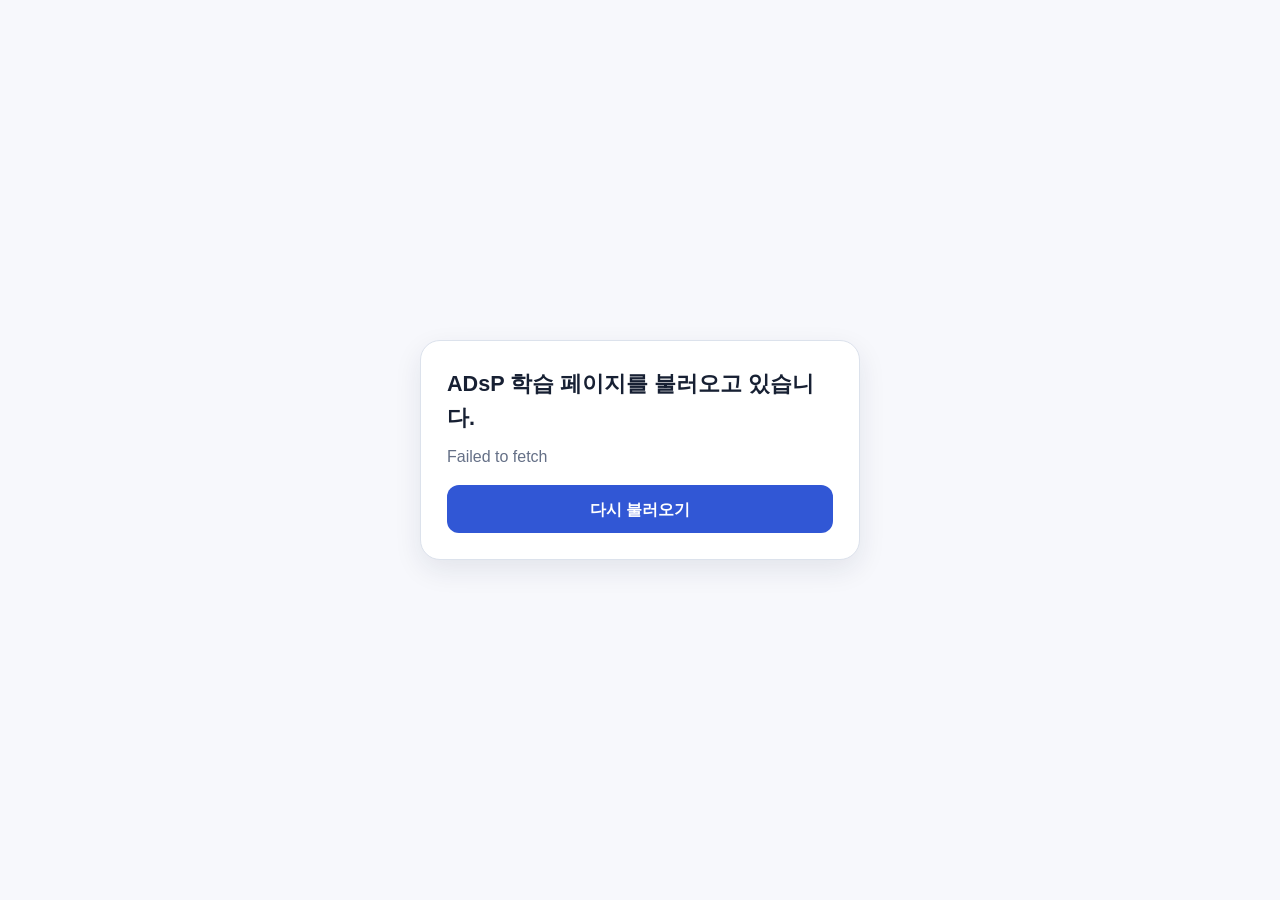
<file: docs/index.html>
<!doctype html>
<html lang="ko">
<head>
  <meta charset="utf-8">
  <meta name="viewport" content="width=device-width, initial-scale=1, viewport-fit=cover">
  <meta name="theme-color" content="#f7f8fc">
  <meta name="apple-mobile-web-app-capable" content="yes">
  <meta name="apple-mobile-web-app-status-bar-style" content="default">
  <meta name="apple-mobile-web-app-title" content="ADsP 학습">
  <link rel="manifest" href="./adsp/manifest.webmanifest?v=20260727-v5-home-screen-fix">
  <title>ADsP 맞춤 학습 불러오는 중</title>
  <style>
    * { box-sizing: border-box; }
    body {
      min-height: 100vh;
      margin: 0;
      display: grid;
      place-items: center;
      padding: 24px;
      background: #f7f8fc;
      color: #172033;
      font-family: -apple-system, BlinkMacSystemFont, "Apple SD Gothic Neo", sans-serif;
      line-height: 1.6;
    }
    .card {
      width: min(100%, 440px);
      padding: 26px;
      border: 1px solid #dce2ec;
      border-radius: 20px;
      background: #fff;
      box-shadow: 0 10px 28px rgba(22, 36, 72, .09);
    }
    h1 { margin: 0 0 8px; font-size: 1.35rem; }
    p { margin: 0; color: #657087; }
    .bar {
      height: 8px;
      margin-top: 18px;
      overflow: hidden;
      border-radius: 999px;
      background: #dce2ec;
    }
    .bar span {
      display: block;
      width: 45%;
      height: 100%;
      border-radius: inherit;
      background: #3157d5;
      animation: move 1s ease-in-out infinite alternate;
    }
    @keyframes move { to { transform: translateX(120%); } }
    button {
      display: none;
      width: 100%;
      min-height: 48px;
      margin-top: 16px;
      border: 0;
      border-radius: 12px;
      background: #3157d5;
      color: #fff;
      font: inherit;
      font-weight: 800;
    }
  </style>
</head>
<body>
  <main class="card">
    <h1>ADsP 학습 페이지를 불러오고 있습니다.</h1>
    <p id="status">화면 크기에 맞는 학습 환경을 준비하고 있습니다.</p>
    <div class="bar" id="bar"><span></span></div>
    <button id="retry" type="button">다시 불러오기</button>
  </main>
  <script>
    const ASSET_VERSION = '20260727-v5-foundation-first';
    const PARTS = ["./adsp/payload/part-01.gz.b64?v=20260727-v5-foundation-first", "./adsp/payload/part-02.gz.b64?v=20260727-v5-foundation-first", "./adsp/payload/part-03.gz.b64?v=20260727-v5-foundation-first", "./adsp/payload/part-04a.gz.b64?v=20260727-v5-foundation-first", "./adsp/payload/part-04b.gz.b64?v=20260727-v5-foundation-first", "./adsp/payload/part-05a.gz.b64?v=20260727-v5-foundation-first", "./adsp/payload/part-05b.gz.b64?v=20260727-v5-foundation-first", "./adsp/payload/part-06a.gz.b64?v=20260727-v5-foundation-first", "./adsp/payload/part-06b.gz.b64?v=20260727-v5-foundation-first", "./adsp/payload/part-07a.gz.b64?v=20260727-v5-foundation-first", "./adsp/payload/part-07b.gz.b64?v=20260727-v5-foundation-first", "./adsp/payload/part-08a.gz.b64?v=20260727-v5-foundation-first", "./adsp/payload/part-08b.gz.b64?v=20260727-v5-foundation-first", "./adsp/payload/part-09a.gz.b64?v=20260727-v5-foundation-first", "./adsp/payload/part-09b.gz.b64?v=20260727-v5-foundation-first", "./adsp/payload/part-10a.gz.b64?v=20260727-v5-foundation-first", "./adsp/payload/part-10b.gz.b64?v=20260727-v5-foundation-first", "./adsp/payload/part-11a.gz.b64?v=20260727-v5-foundation-first", "./adsp/payload/part-11b.gz.b64?v=20260727-v5-foundation-first"];

    async function loadApp() {
      const status = document.getElementById('status');
      const retry = document.getElementById('retry');
      retry.style.display = 'none';
      document.getElementById('bar').style.display = 'block';
      status.textContent = '학습 자료를 불러오고 있습니다.';

      try {
        if (!('DecompressionStream' in window)) {
          throw new Error('현재 브라우저에서는 학습 자료의 압축 해제를 지원하지 않습니다.');
        }

        const responses = await Promise.all(
          PARTS.map(path => fetch(path, { cache: 'no-cache' }))
        );
        responses.forEach(response => {
          if (!response.ok) throw new Error('학습 자료를 불러오지 못했습니다.');
        });

        const encoded = (await Promise.all(responses.map(response => response.text())))
          .join('')
          .replace(/\s/g, '');
        const binary = atob(encoded);
        const bytes = Uint8Array.from(binary, char => char.charCodeAt(0));
        const stream = new Response(bytes).body.pipeThrough(new DecompressionStream('gzip'));
        const html = await new Response(stream).text();

        document.open();
        document.write(html);
        document.close();
      } catch (error) {
        document.getElementById('bar').style.display = 'none';
        status.textContent = error && error.message
          ? error.message
          : '네트워크 연결을 확인한 뒤 다시 시도해 주세요.';
        retry.style.display = 'block';
      }
    }

    document.getElementById('retry').addEventListener('click', loadApp);
    loadApp();
  </script>
</body>
</html>
</file>
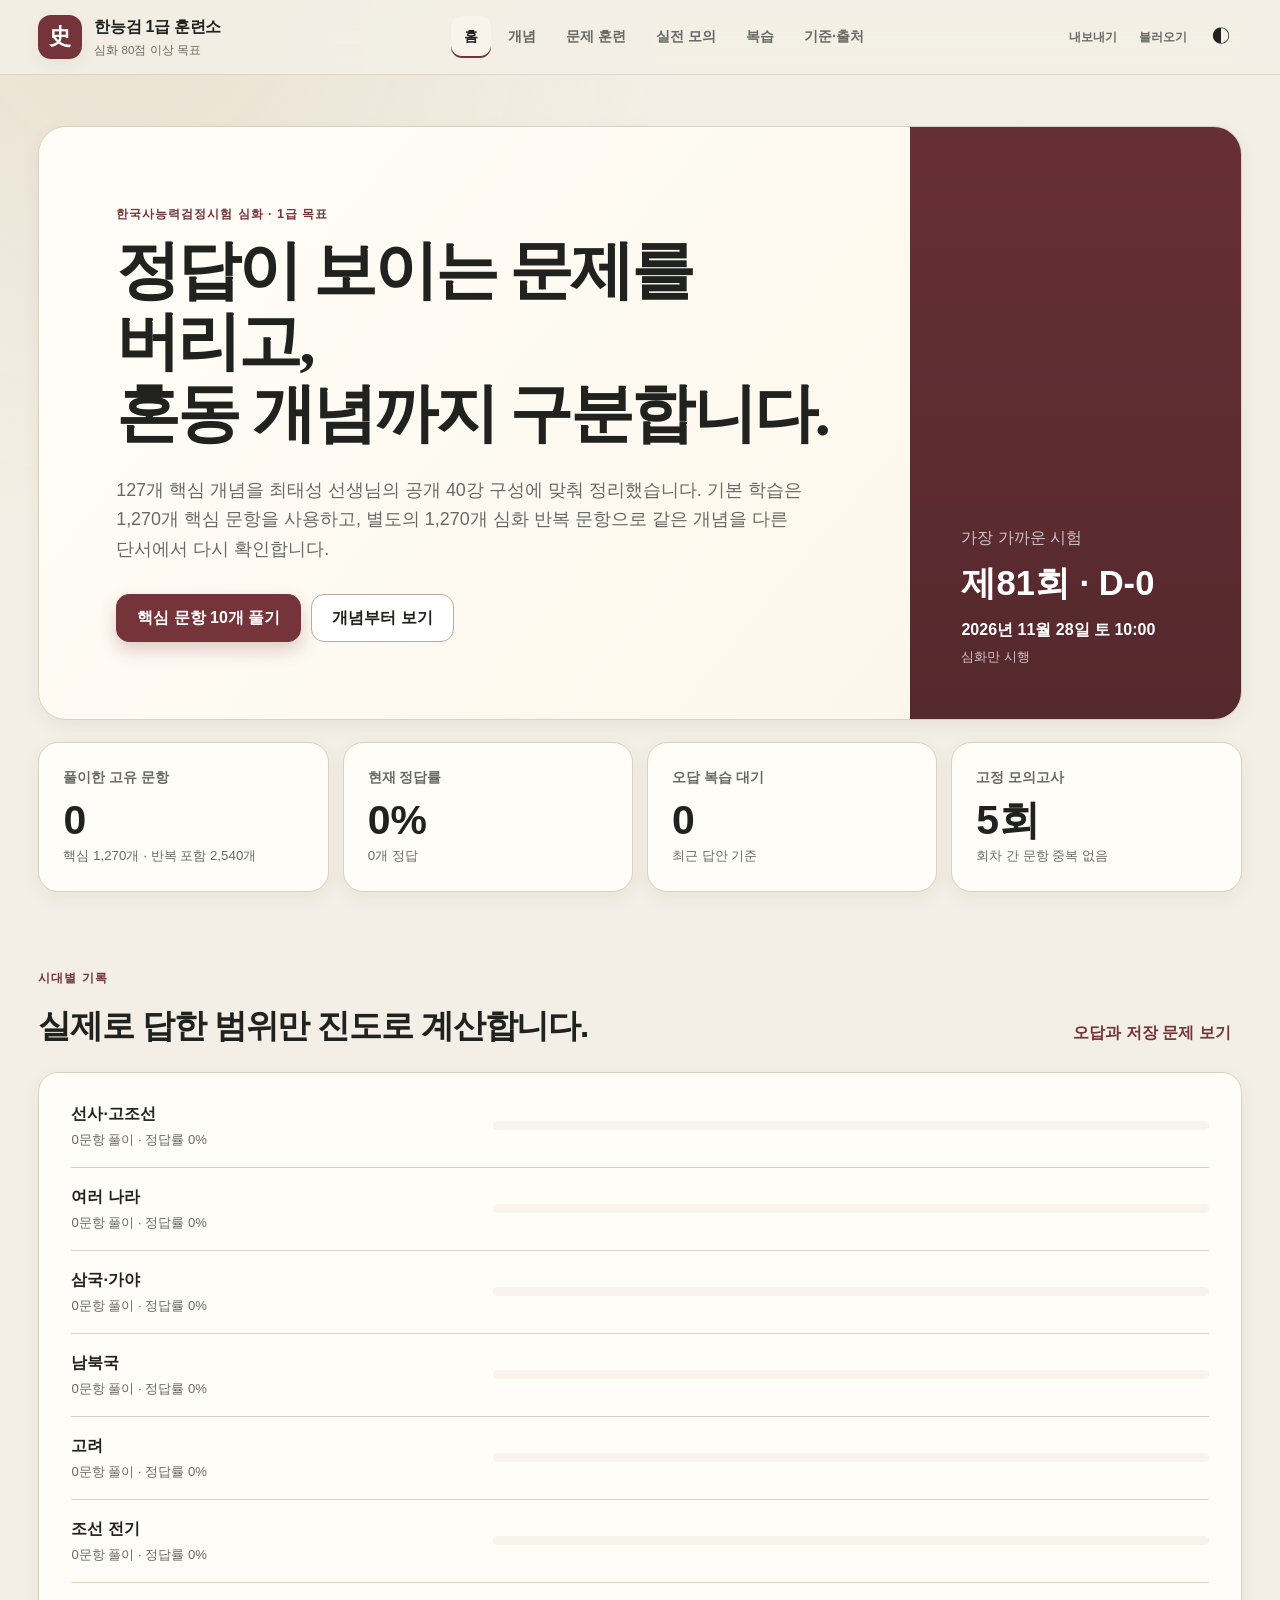
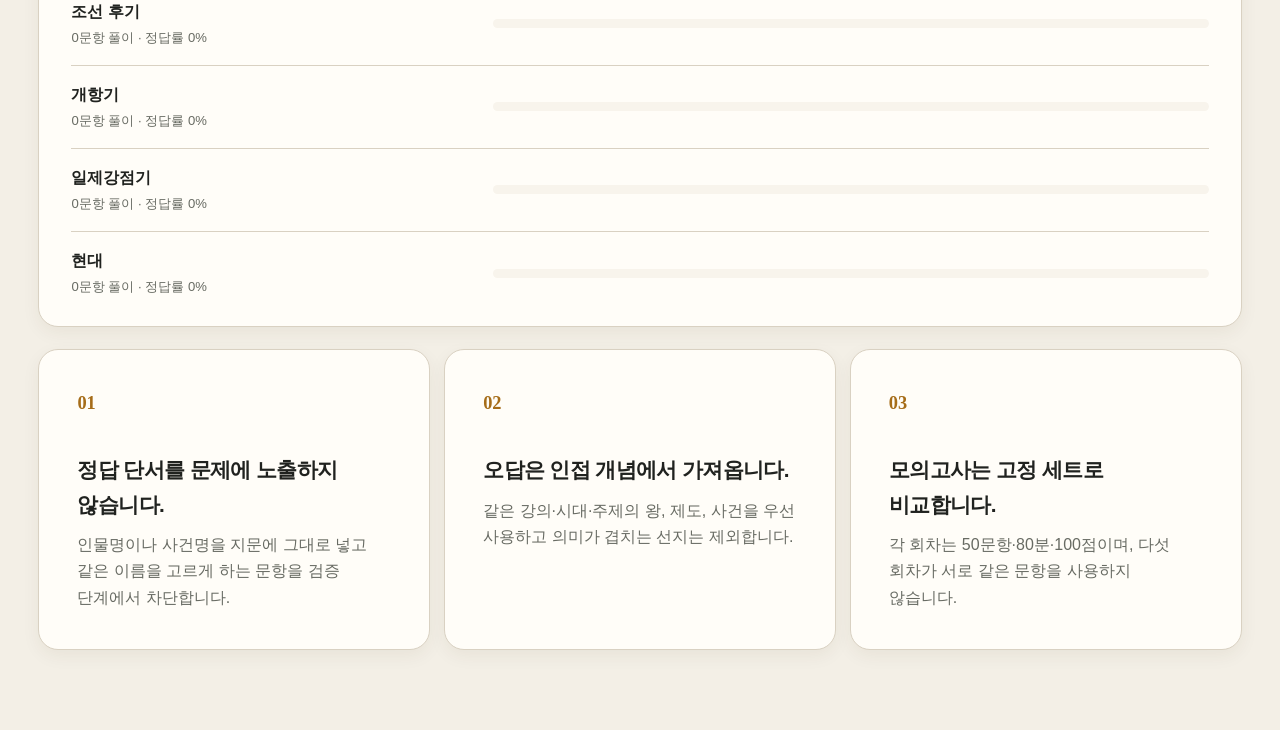
<file: docs/history/index.html>
<!doctype html>
<html lang="ko">
<head>
  <meta charset="utf-8">
  <meta name="viewport" content="width=device-width, initial-scale=1, viewport-fit=cover">
  <meta name="theme-color" content="#f3efe6">
  <meta name="apple-mobile-web-app-capable" content="yes">
  <meta name="apple-mobile-web-app-status-bar-style" content="default">
  <meta name="apple-mobile-web-app-title" content="한능검 1급">
  <meta name="description" content="한국사능력검정시험 심화 1급 대비 127개 핵심 개념, 2,540개 훈련 문항, 고정형 50문항 모의고사를 제공합니다.">
  <link rel="manifest" href="./manifest.webmanifest?v=20260727-2">
  <link rel="icon" href="./icon.svg" type="image/svg+xml">
  <link rel="stylesheet" href="./styles.css?v=20260727-2">
  <title>한능검 1급 훈련소</title>
</head>
<body>
  <a class="skip-link" href="#mainContent">본문으로 바로 이동</a>
  <header class="topbar">
    <div class="topbar-inner">
      <button class="brand" type="button" data-view-target="home" aria-label="한능검 1급 훈련소 홈">
        <span class="brand-mark" aria-hidden="true">史</span>
        <span><strong>한능검 1급 훈련소</strong><small>심화 80점 이상 목표</small></span>
      </button>
      <nav class="primary-nav" id="primaryNav" aria-label="주요 메뉴">
        <button type="button" data-view="home">홈</button>
        <button type="button" data-view="learn">개념</button>
        <button type="button" data-view="practice">문제 훈련</button>
        <button type="button" data-view="mock">실전 모의</button>
        <button type="button" data-view="review">복습</button>
        <button type="button" data-view="sources">기준·출처</button>
      </nav>
      <div class="utility-actions">
        <button class="utility-button" id="exportButton" type="button" aria-label="학습 기록 내보내기">내보내기</button>
        <button class="utility-button" id="importButton" type="button" aria-label="학습 기록 불러오기">불러오기</button>
        <input id="importInput" type="file" accept="application/json,.json" hidden>
        <button class="theme-button" id="themeButton" type="button" aria-label="어두운 화면으로 변경">◐</button>
      </div>
    </div>
  </header>

  <div class="app-shell">
    <main id="mainContent" tabindex="-1" aria-live="polite"></main>
  </div>

  <div class="toast" id="toast" role="status" aria-live="polite"></div>

  <noscript>
    <section class="noscript-card">
      <h1>자바스크립트가 필요합니다.</h1>
      <p>이 학습 페이지에서 문제 생성과 학습 기록 저장 기능을 사용하려면 브라우저의 자바스크립트를 켜야 합니다.</p>
    </section>
  </noscript>

  <script src="./data.js?v=20260727-2"></script>
  <script src="./app.js?v=20260727-2"></script>
</body>
</html>
</file>
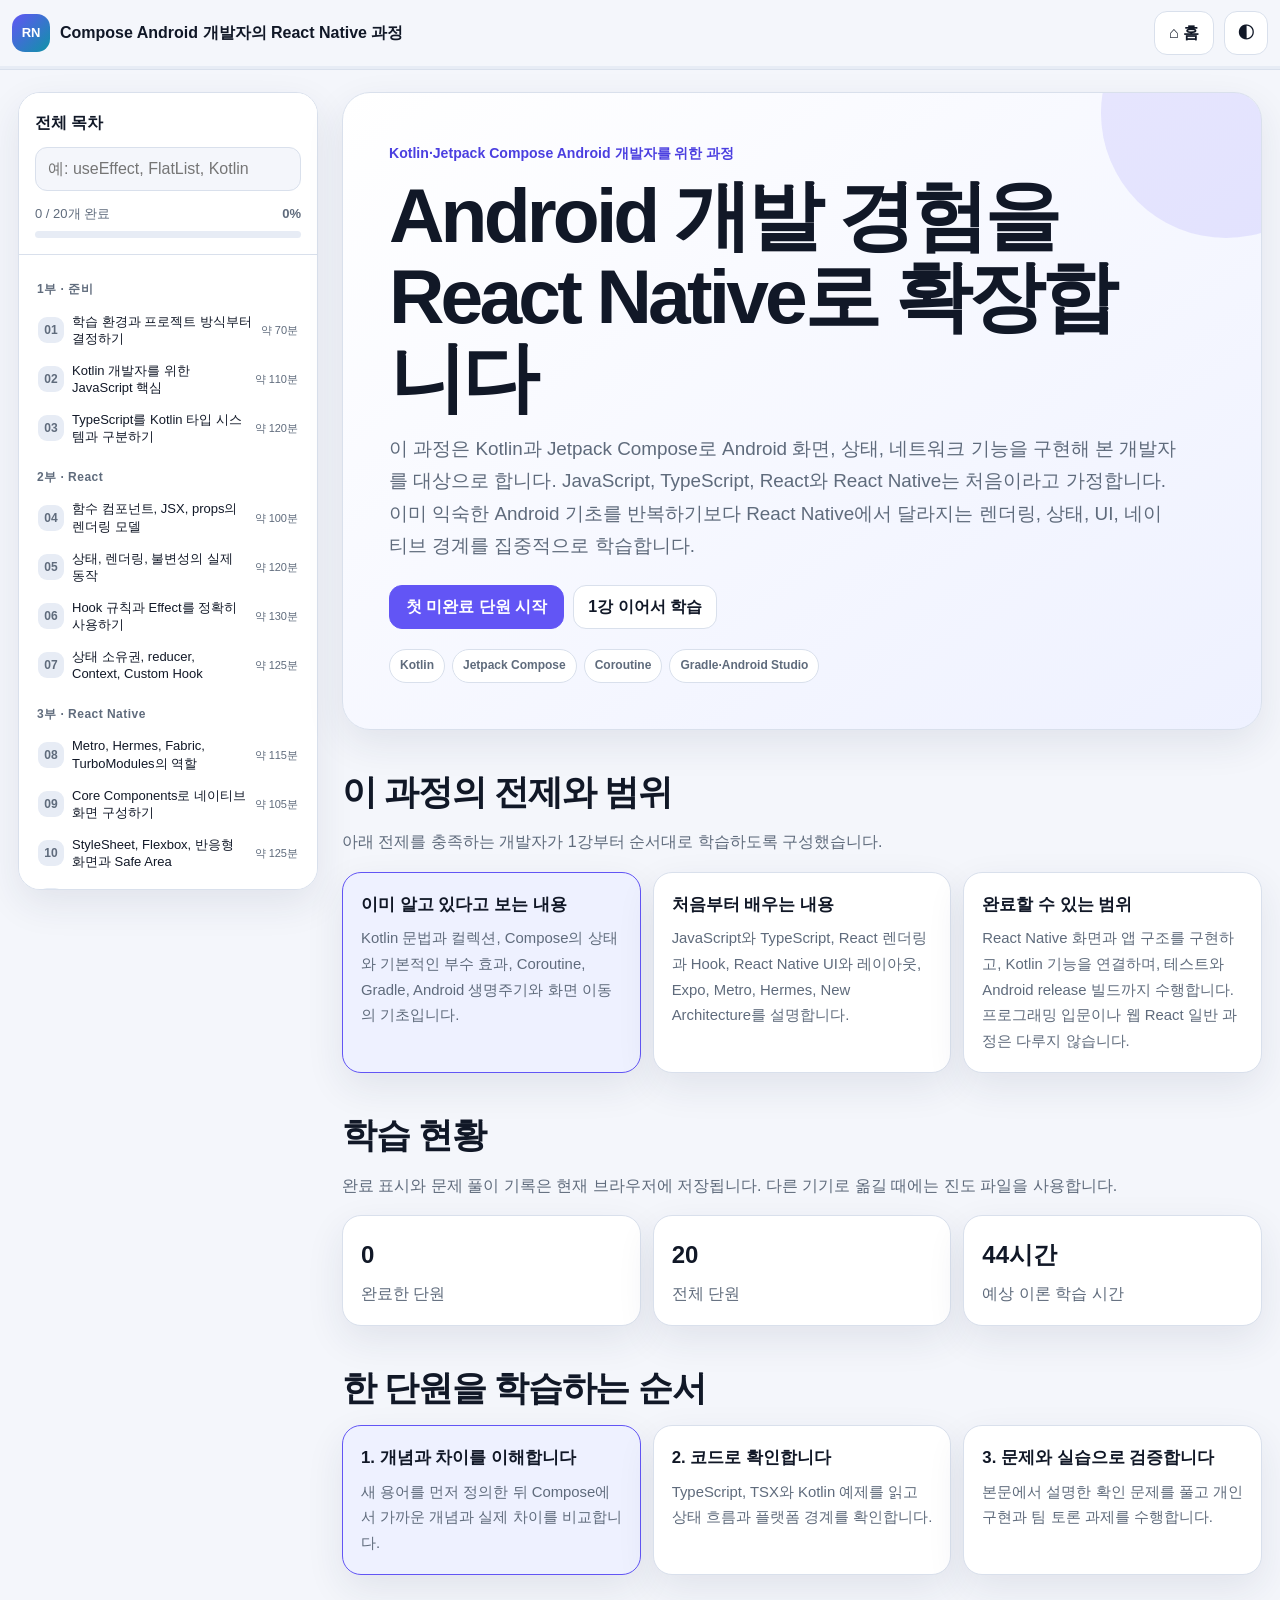
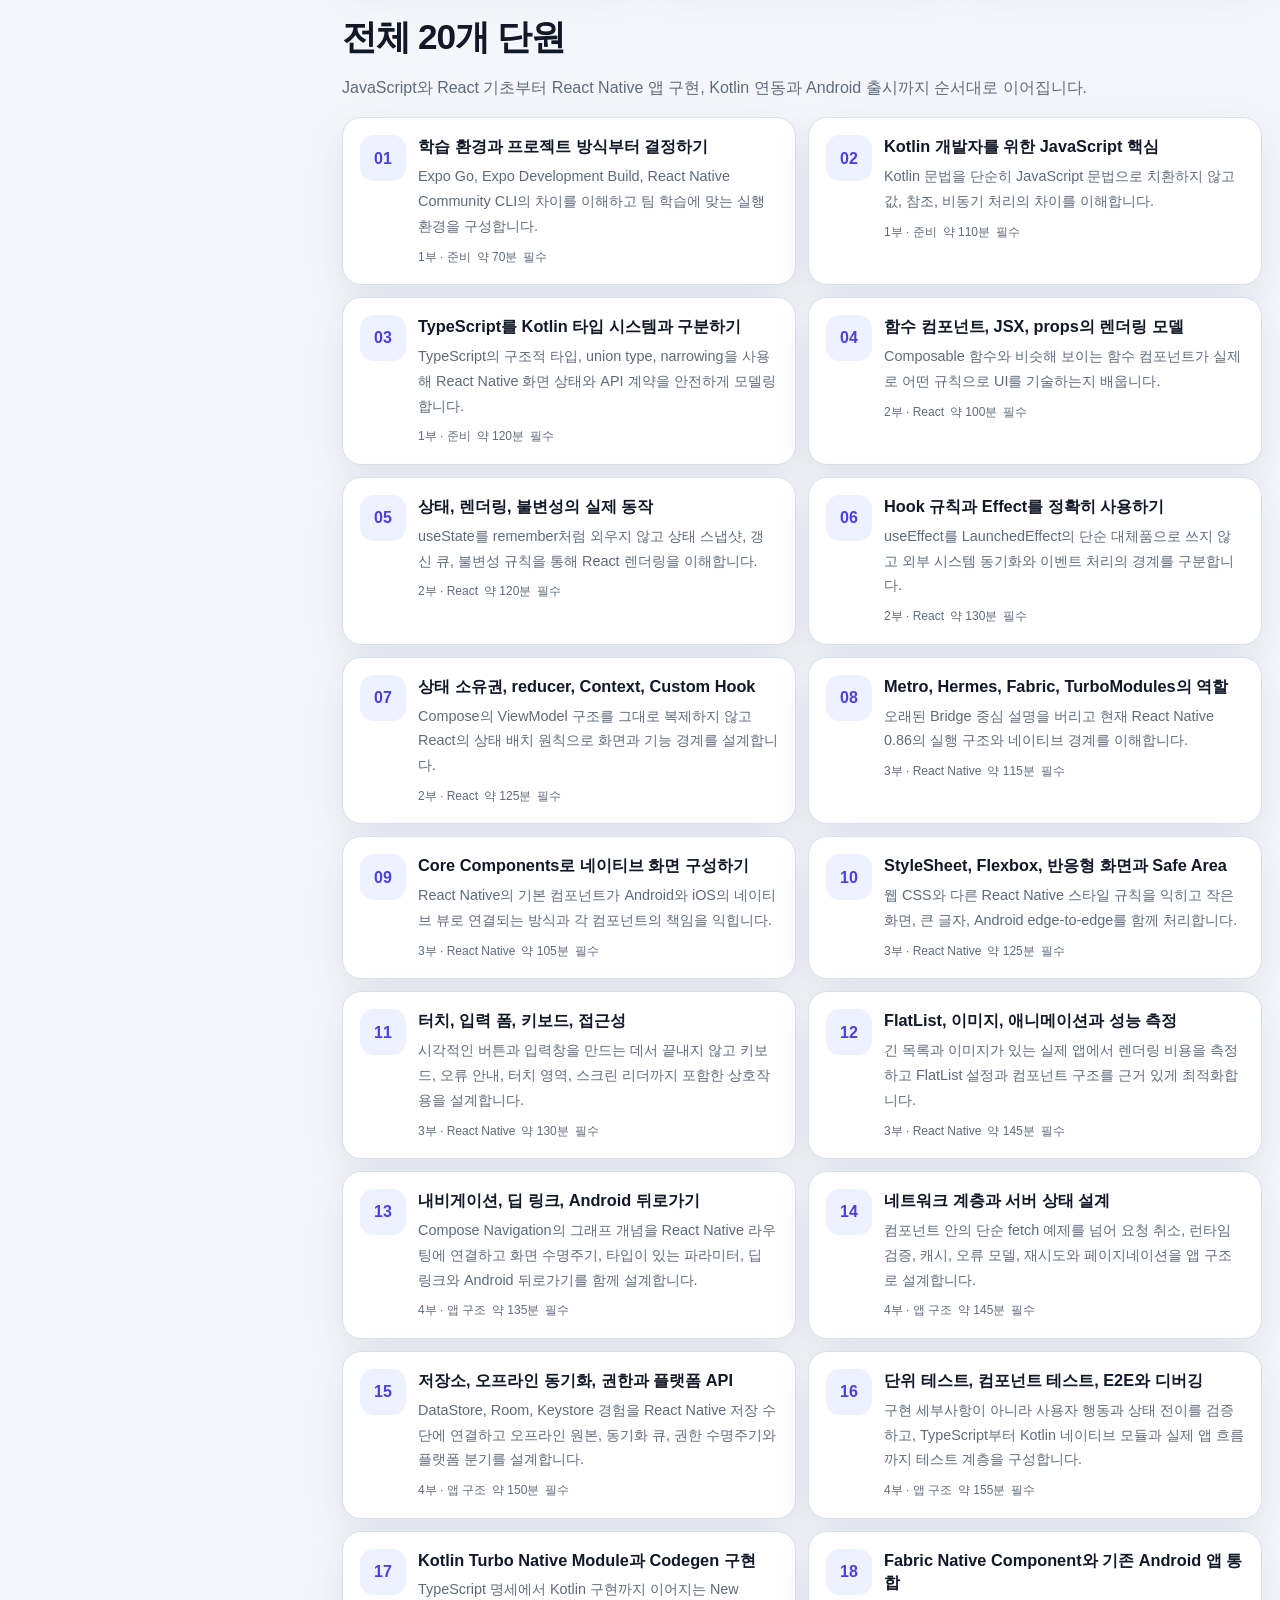
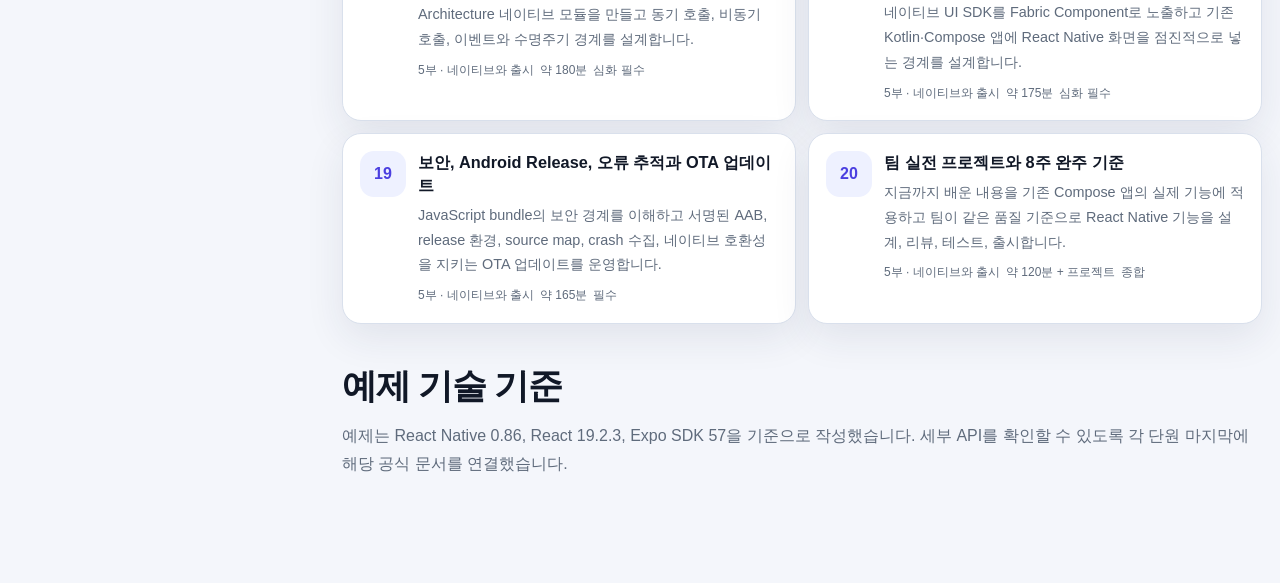
<file: docs/react-native/index.html>
<!doctype html>
<html lang="ko">
<head>
  <meta charset="utf-8">
  <meta name="viewport" content="width=device-width, initial-scale=1, viewport-fit=cover">
  <meta name="theme-color" content="#f4f6fb" media="(prefers-color-scheme: light)">
  <meta name="theme-color" content="#090d18" media="(prefers-color-scheme: dark)">
  <meta name="description" content="Kotlin과 Jetpack Compose로 Android 앱을 개발해 본 사람이 React Native를 처음 배울 때 사용하는 실전 학습 과정입니다.">
  <title>Compose Android 개발자를 위한 React Native 과정</title>
  <link rel="stylesheet" href="./styles.css?v=20260726-4">
</head>
<body>
  <a class="skip-link" href="#mainContent">본문으로 바로 이동</a>

  <header class="appbar">
    <div class="appbar-inner">
      <button
        class="icon-button mobile-only"
        id="navToggle"
        type="button"
        aria-label="학습 목차 열기"
        aria-controls="sidebar"
        aria-expanded="false"
      >☰</button>

      <a class="brand" id="brandHome" href="#home" aria-label="React Native 과정 홈">
        <span class="brand-mark" aria-hidden="true">RN</span>
        <span class="brand-label">Compose Android 개발자의 React Native 과정</span>
      </a>

      <span class="appbar-spacer"></span>

      <button class="text-button header-home" id="homeButton" type="button" aria-label="과정 홈으로 이동">
        <span aria-hidden="true">⌂</span>
        <span class="header-home-label"> 홈</span>
      </button>
      <button class="icon-button" id="themeButton" type="button" aria-label="다크 모드로 변경">
        <span aria-hidden="true">◐</span>
        <span class="theme-label" hidden>테마</span>
      </button>
    </div>
    <div class="read-progress" aria-hidden="true"><span id="readProgress"></span></div>
  </header>

  <div class="mobile-overlay" id="mobileOverlay" aria-hidden="true"></div>

  <div class="shell">
    <aside class="sidebar" id="sidebar" aria-label="React Native 학습 목차">
      <div class="sidebar-head">
        <h2>전체 목차</h2>
        <input
          class="sidebar-search"
          id="sidebarSearch"
          type="search"
          inputmode="search"
          placeholder="예: useEffect, FlatList, Kotlin"
          aria-label="학습 단원 검색"
        >
        <div class="sidebar-progress" aria-label="전체 학습 진도">
          <span id="sidebarProgressText">0 / 20개 완료</span>
          <strong id="sidebarProgressPercent">0%</strong>
          <div class="sidebar-progress-bar" aria-hidden="true"><span id="sidebarProgressBar"></span></div>
        </div>
      </div>

      <nav class="curriculum-nav" id="curriculumNav" aria-label="단원 목록"></nav>

      <div class="sidebar-actions">
        <button id="exportProgress" type="button">진도 내보내기</button>
        <button id="importProgressButton" type="button">진도 불러오기</button>
        <input id="importProgressInput" type="file" accept="application/json,.json" hidden>
        <button class="danger-button" id="resetProgress" type="button">진도 초기화</button>
      </div>
    </aside>

    <main class="content" id="mainContent" tabindex="-1">
      <section class="screen" id="homeScreen">
        <section class="hero">
          <span class="hero-eyebrow">Kotlin·Jetpack Compose Android 개발자를 위한 과정</span>
          <h1>Android 개발 경험을<br>React Native로 확장합니다</h1>
          <p>
            이 과정은 Kotlin과 Jetpack Compose로 Android 화면, 상태, 네트워크 기능을 구현해 본 개발자를 대상으로 합니다.
            JavaScript, TypeScript, React와 React Native는 처음이라고 가정합니다.
            이미 익숙한 Android 기초를 반복하기보다 React Native에서 달라지는 렌더링, 상태, UI, 네이티브 경계를 집중적으로 학습합니다.
          </p>
          <div class="hero-actions">
            <button class="primary-button" id="homeStart" type="button">첫 미완료 단원 시작</button>
            <button class="secondary-button" id="homeResume" type="button" hidden>
              <span id="homeResumeLabel">이어서 학습</span>
            </button>
          </div>
          <div class="version-chips" aria-label="선수 지식">
            <span class="chip">Kotlin</span>
            <span class="chip">Jetpack Compose</span>
            <span class="chip">Coroutine</span>
            <span class="chip">Gradle·Android Studio</span>
          </div>
        </section>

        <section class="home-section" aria-labelledby="audienceHeading">
          <h2 id="audienceHeading">이 과정의 전제와 범위</h2>
          <p class="section-lead">아래 전제를 충족하는 개발자가 1강부터 순서대로 학습하도록 구성했습니다.</p>
          <div class="decision-grid">
            <article class="decision-card recommended">
              <h3>이미 알고 있다고 보는 내용</h3>
              <p>Kotlin 문법과 컬렉션, Compose의 상태와 기본적인 부수 효과, Coroutine, Gradle, Android 생명주기와 화면 이동의 기초입니다.</p>
            </article>
            <article class="decision-card">
              <h3>처음부터 배우는 내용</h3>
              <p>JavaScript와 TypeScript, React 렌더링과 Hook, React Native UI와 레이아웃, Expo, Metro, Hermes, New Architecture를 설명합니다.</p>
            </article>
            <article class="decision-card">
              <h3>완료할 수 있는 범위</h3>
              <p>React Native 화면과 앱 구조를 구현하고, Kotlin 기능을 연결하며, 테스트와 Android release 빌드까지 수행합니다. 프로그래밍 입문이나 웹 React 일반 과정은 다루지 않습니다.</p>
            </article>
          </div>
        </section>

        <section class="home-section" aria-labelledby="progressHeading">
          <h2 id="progressHeading">학습 현황</h2>
          <p class="section-lead">완료 표시와 문제 풀이 기록은 현재 브라우저에 저장됩니다. 다른 기기로 옮길 때에는 진도 파일을 사용합니다.</p>
          <div class="overview-grid">
            <article class="info-card"><strong id="homeCompleted">0</strong><span>완료한 단원</span></article>
            <article class="info-card"><strong id="homeTotal">20</strong><span>전체 단원</span></article>
            <article class="info-card"><strong id="homeHours">42시간</strong><span>예상 이론 학습 시간</span></article>
          </div>
        </section>

        <section class="home-section" aria-labelledby="studyHeading">
          <h2 id="studyHeading">한 단원을 학습하는 순서</h2>
          <div class="decision-grid">
            <article class="decision-card recommended">
              <h3>1. 개념과 차이를 이해합니다</h3>
              <p>새 용어를 먼저 정의한 뒤 Compose에서 가까운 개념과 실제 차이를 비교합니다.</p>
            </article>
            <article class="decision-card">
              <h3>2. 코드로 확인합니다</h3>
              <p>TypeScript, TSX와 Kotlin 예제를 읽고 상태 흐름과 플랫폼 경계를 확인합니다.</p>
            </article>
            <article class="decision-card">
              <h3>3. 문제와 실습으로 검증합니다</h3>
              <p>본문에서 설명한 확인 문제를 풀고 개인 구현과 팀 토론 과제를 수행합니다.</p>
            </article>
          </div>
        </section>

        <section class="home-section" aria-labelledby="courseHeading">
          <h2 id="courseHeading">전체 20개 단원</h2>
          <p class="section-lead">JavaScript와 React 기초부터 React Native 앱 구현, Kotlin 연동과 Android 출시까지 순서대로 이어집니다.</p>
          <div class="course-grid" id="courseGrid"></div>
        </section>

        <section class="home-section" aria-labelledby="baselineHeading">
          <h2 id="baselineHeading">예제 기술 기준</h2>
          <p class="section-lead">예제는 React Native 0.86, React 19.2.3, Expo SDK 57을 기준으로 작성했습니다. 세부 API를 확인할 수 있도록 각 단원 마지막에 해당 공식 문서를 연결했습니다.</p>
        </section>
      </section>

      <article class="screen" id="lessonScreen" hidden>
        <header class="lesson-header">
          <span class="lesson-eyebrow" id="lessonEyebrow"></span>
          <h1 class="lesson-title" id="lessonTitle" tabindex="-1"></h1>
          <p class="lesson-summary" id="lessonSummary"></p>
          <div class="lesson-meta" id="lessonMeta"></div>
          <section class="outcome-box" aria-labelledby="outcomeHeading">
            <h2 id="outcomeHeading">이 단원을 마치면 할 수 있는 것</h2>
            <ul id="lessonOutcomes"></ul>
          </section>
        </header>

        <section class="lesson-body" id="lessonBody" aria-label="단원 본문"></section>

        <section class="quiz-panel" aria-labelledby="quizHeading">
          <h2 id="quizHeading">바로 확인하는 문제</h2>
          <p class="quiz-lead">본문에서 설명한 내용만 묻습니다. 답을 선택하면 이유가 즉시 표시됩니다.</p>
          <div id="quizList"></div>
          <div class="quiz-score" id="quizScore" aria-live="polite"></div>
        </section>

        <section class="sources-panel" aria-labelledby="sourcesHeading">
          <h2 id="sourcesHeading">공식 문서</h2>
          <p class="source-note">본문에서 학습한 개념과 API의 현재 세부 사항을 원문에서 확인할 수 있습니다.</p>
          <ul class="source-list" id="sourceList"></ul>
        </section>

        <nav class="lesson-actions" aria-label="단원 이동과 완료 처리">
          <button class="secondary-button previous" id="previousLesson" type="button">← 이전 단원</button>
          <button class="primary-button complete-button" id="completeLesson" type="button" aria-pressed="false">학습 완료로 표시</button>
          <button class="secondary-button next" id="nextLesson" type="button">다음 단원 →</button>
        </nav>
      </article>

      <section class="error-state" id="loadError" hidden>
        <h2>학습 내용을 불러오지 못했습니다.</h2>
        <p>네트워크 연결을 확인한 뒤 페이지를 새로고침해 주세요.</p>
      </section>
    </main>
  </div>

  <div class="toast" id="toast" role="status" aria-live="polite"></div>

  <script>window.RN_COURSE = [];</script>
  <script src="./course/part-1.js?v=20260726-4"></script>
  <script src="./course/part-2.js?v=20260726-4"></script>
  <script src="./course/part-3.js?v=20260726-4"></script>
  <script src="./course/part-4.js?v=20260726-4"></script>
  <script src="./course/part-5.js?v=20260726-4"></script>
  <script src="./course/audience-copy.js?v=20260726-4"></script>
  <script src="./app.js?v=20260726-4"></script>
</body>
</html>
</file>
<file: docs/history/styles.css>
:root {
  color-scheme: light;
  --bg: #f3efe6;
  --bg-accent: #e7ddca;
  --surface: #fffdf8;
  --surface-strong: #ffffff;
  --surface-muted: #f8f4ec;
  --text: #20221f;
  --muted: #686b63;
  --line: #d9d1c2;
  --line-strong: #b9ad99;
  --primary: #74343a;
  --primary-hover: #5f272d;
  --primary-soft: #f2dfe1;
  --gold: #a66d19;
  --gold-soft: #f5e7c9;
  --success: #256b4b;
  --success-soft: #e1f1e8;
  --danger: #a23939;
  --danger-soft: #f8e4e2;
  --shadow: 0 14px 36px rgba(62, 45, 25, 0.09);
  --shadow-soft: 0 6px 18px rgba(62, 45, 25, 0.06);
  --radius-xl: 28px;
  --radius-lg: 20px;
  --radius-md: 14px;
  --content: 1580px;
}

:root[data-theme="dark"] {
  color-scheme: dark;
  --bg: #11130f;
  --bg-accent: #20241d;
  --surface: #191c17;
  --surface-strong: #20241e;
  --surface-muted: #252920;
  --text: #f4f0e8;
  --muted: #b8b8ad;
  --line: #3b4036;
  --line-strong: #5c6255;
  --primary: #d88a91;
  --primary-hover: #e6a2a8;
  --primary-soft: #45272b;
  --gold: #dfad5b;
  --gold-soft: #49391d;
  --success: #75cda2;
  --success-soft: #173b2b;
  --danger: #f09b98;
  --danger-soft: #482525;
  --shadow: 0 16px 42px rgba(0, 0, 0, 0.28);
  --shadow-soft: 0 7px 20px rgba(0, 0, 0, 0.2);
}

@media (prefers-color-scheme: dark) {
  :root:not([data-theme]) {
    color-scheme: dark;
    --bg: #11130f;
    --bg-accent: #20241d;
    --surface: #191c17;
    --surface-strong: #20241e;
    --surface-muted: #252920;
    --text: #f4f0e8;
    --muted: #b8b8ad;
    --line: #3b4036;
    --line-strong: #5c6255;
    --primary: #d88a91;
    --primary-hover: #e6a2a8;
    --primary-soft: #45272b;
    --gold: #dfad5b;
    --gold-soft: #49391d;
    --success: #75cda2;
    --success-soft: #173b2b;
    --danger: #f09b98;
    --danger-soft: #482525;
    --shadow: 0 16px 42px rgba(0, 0, 0, 0.28);
    --shadow-soft: 0 7px 20px rgba(0, 0, 0, 0.2);
  }
}

* {
  box-sizing: border-box;
}

html {
  scroll-behavior: smooth;
  background: var(--bg);
}

body {
  min-width: 320px;
  min-height: 100vh;
  margin: 0;
  background:
    radial-gradient(circle at 10% 0%, color-mix(in srgb, var(--bg-accent) 75%, transparent), transparent 34rem),
    var(--bg);
  color: var(--text);
  font-family: Pretendard, -apple-system, BlinkMacSystemFont, "Apple SD Gothic Neo", "Malgun Gothic", sans-serif;
  line-height: 1.65;
  word-break: keep-all;
}

button,
input,
select {
  font: inherit;
}

button,
a {
  -webkit-tap-highlight-color: transparent;
}

button {
  color: inherit;
}

a {
  color: inherit;
}

.skip-link {
  position: fixed;
  z-index: 1000;
  top: 10px;
  left: 10px;
  padding: 10px 16px;
  transform: translateY(-160%);
  border-radius: 10px;
  background: var(--primary);
  color: #fff;
  font-weight: 800;
}

.skip-link:focus {
  transform: translateY(0);
}

.topbar {
  position: sticky;
  z-index: 100;
  top: 0;
  border-bottom: 1px solid color-mix(in srgb, var(--line) 82%, transparent);
  background: color-mix(in srgb, var(--bg) 88%, transparent);
  backdrop-filter: blur(18px);
}

.topbar-inner {
  display: grid;
  grid-template-columns: minmax(230px, auto) minmax(0, 1fr) auto;
  align-items: center;
  width: min(100%, var(--content));
  min-height: 74px;
  margin: 0 auto;
  padding: 8px clamp(18px, 3vw, 48px);
  gap: 18px;
}

.brand {
  display: flex;
  align-items: center;
  padding: 0;
  border: 0;
  background: transparent;
  text-align: left;
  cursor: pointer;
  gap: 12px;
}

.brand-mark {
  display: grid;
  flex: 0 0 44px;
  width: 44px;
  height: 44px;
  place-items: center;
  border-radius: 13px;
  background: var(--primary);
  color: #fff;
  font: 800 1.35rem Georgia, serif;
  box-shadow: var(--shadow-soft);
}

.brand strong,
.brand small {
  display: block;
}

.brand strong {
  font-size: 1rem;
  letter-spacing: -0.02em;
}

.brand small {
  margin-top: 1px;
  color: var(--muted);
  font-size: 0.72rem;
}

.primary-nav {
  display: flex;
  justify-content: center;
  min-width: 0;
  overflow-x: auto;
  scrollbar-width: none;
  gap: 4px;
}

.primary-nav::-webkit-scrollbar {
  display: none;
}

.primary-nav button,
.utility-button,
.theme-button {
  min-height: 42px;
  border: 0;
  border-radius: 11px;
  background: transparent;
  cursor: pointer;
}

.primary-nav button {
  flex: 0 0 auto;
  padding: 0 13px;
  color: var(--muted);
  font-size: 0.9rem;
  font-weight: 750;
}

.primary-nav button:hover,
.primary-nav button.active {
  background: var(--surface-muted);
  color: var(--text);
}

.primary-nav button.active {
  box-shadow: inset 0 -2px 0 var(--primary);
}

.utility-actions {
  display: flex;
  align-items: center;
  gap: 4px;
}

.utility-button {
  padding: 0 9px;
  color: var(--muted);
  font-size: 0.78rem;
  font-weight: 750;
}

.utility-button:hover,
.theme-button:hover {
  background: var(--surface-muted);
  color: var(--text);
}

.theme-button {
  width: 42px;
  font-size: 1.1rem;
}

.app-shell {
  width: min(100%, var(--content));
  margin: 0 auto;
  padding: clamp(24px, 4vw, 56px) clamp(18px, 3vw, 48px) 80px;
}

main {
  width: 100%;
  outline: none;
}

.surface {
  border: 1px solid var(--line);
  background: var(--surface);
  box-shadow: var(--shadow-soft);
}

.hero {
  display: grid;
  grid-template-columns: minmax(0, 1.45fr) minmax(300px, 0.55fr);
  overflow: hidden;
  min-height: 430px;
  border-radius: var(--radius-xl);
  background:
    linear-gradient(130deg, color-mix(in srgb, var(--surface) 94%, transparent), color-mix(in srgb, var(--gold-soft) 32%, var(--surface))),
    var(--surface);
}

.hero-copy {
  align-self: center;
  padding: clamp(34px, 6vw, 84px);
}

.eyebrow {
  margin: 0 0 10px;
  color: var(--primary);
  font-size: 0.78rem;
  font-weight: 900;
  letter-spacing: 0.08em;
  text-transform: uppercase;
}

.hero h1,
.page-header h1,
.result-hero h1 {
  margin: 0;
  font-family: Georgia, "Noto Serif KR", serif;
  letter-spacing: -0.045em;
  line-height: 1.12;
}

.hero h1 {
  max-width: 900px;
  font-size: clamp(2.35rem, 5vw, 5.4rem);
}

.hero-description {
  max-width: 760px;
  margin: 26px 0 0;
  color: var(--muted);
  font-size: clamp(1rem, 1.4vw, 1.15rem);
}

.hero-actions,
.result-actions {
  display: flex;
  flex-wrap: wrap;
  margin-top: 30px;
  gap: 10px;
}

.exam-card {
  display: flex;
  flex-direction: column;
  justify-content: flex-end;
  min-height: 100%;
  padding: clamp(30px, 4vw, 52px);
  background:
    linear-gradient(180deg, color-mix(in srgb, var(--primary) 84%, #1f1720), color-mix(in srgb, var(--primary) 68%, #111));
  color: #fff;
}

.exam-card span,
.exam-card small {
  color: rgba(255, 255, 255, 0.72);
}

.exam-card strong {
  margin-top: 12px;
  font-size: clamp(1.65rem, 2.7vw, 2.6rem);
  line-height: 1.2;
}

.exam-card p {
  margin: 12px 0 3px;
  font-weight: 750;
}

.primary-button,
.secondary-button,
.text-button,
.icon-text-button,
.danger-outline-button,
.primary-link {
  display: inline-flex;
  align-items: center;
  justify-content: center;
  min-height: 48px;
  padding: 0 20px;
  border-radius: 13px;
  font-weight: 850;
  text-decoration: none;
  cursor: pointer;
  transition: 150ms ease;
}

.primary-button {
  border: 1px solid var(--primary);
  background: var(--primary);
  color: #fff;
  box-shadow: 0 8px 18px color-mix(in srgb, var(--primary) 24%, transparent);
}

.primary-button:hover:not(:disabled) {
  border-color: var(--primary-hover);
  background: var(--primary-hover);
  transform: translateY(-1px);
}

.primary-button.large {
  min-height: 56px;
  padding-inline: 30px;
}

.secondary-button {
  border: 1px solid var(--line-strong);
  background: var(--surface-strong);
  color: var(--text);
}

.secondary-button:hover:not(:disabled) {
  border-color: var(--primary);
  color: var(--primary);
}

.secondary-button.small {
  min-height: 40px;
  padding: 0 13px;
  font-size: 0.82rem;
}

.primary-button:disabled,
.secondary-button:disabled,
.text-button:disabled {
  opacity: 0.45;
  cursor: not-allowed;
}

.text-button,
.icon-text-button {
  min-height: 40px;
  padding: 0 11px;
  border: 0;
  background: transparent;
  color: var(--primary);
}

.text-button:hover,
.icon-text-button:hover,
.icon-text-button.active {
  background: var(--primary-soft);
}

.text-button.danger {
  color: var(--danger);
}

.danger-outline-button {
  width: 100%;
  border: 1px solid var(--danger);
  background: transparent;
  color: var(--danger);
}

.danger-outline-button:hover {
  background: var(--danger-soft);
}

.stats-grid {
  display: grid;
  grid-template-columns: repeat(4, minmax(0, 1fr));
  margin-top: 22px;
  gap: 14px;
}

.stat-card {
  min-height: 150px;
  padding: 24px;
  border-radius: var(--radius-lg);
}

.stat-card span,
.stat-card small {
  display: block;
  color: var(--muted);
}

.stat-card span {
  font-size: 0.85rem;
  font-weight: 750;
}

.stat-card strong {
  display: block;
  margin: 8px 0 2px;
  font-size: clamp(2rem, 3.2vw, 3.2rem);
  line-height: 1.1;
}

.continue-card {
  display: flex;
  align-items: center;
  justify-content: space-between;
  margin-top: 22px;
  padding: 26px 30px;
  border-radius: var(--radius-lg);
  gap: 24px;
}

.continue-card h2,
.section-heading h2,
.concept-card h2,
.source-card h2,
.policy-card h2,
.info-panel h2,
.mock-guide h2 {
  margin: 0;
  letter-spacing: -0.035em;
}

.continue-card p {
  margin: 5px 0 0;
  color: var(--muted);
}

.section-block {
  margin-top: clamp(42px, 6vw, 76px);
}

.section-heading {
  display: flex;
  align-items: flex-end;
  justify-content: space-between;
  margin-bottom: 18px;
  gap: 24px;
}

.section-heading h2 {
  font-size: clamp(1.6rem, 2.6vw, 2.4rem);
}

.era-progress {
  padding: 12px clamp(18px, 3vw, 32px);
  border-radius: var(--radius-lg);
}

.era-row {
  display: grid;
  grid-template-columns: minmax(220px, 0.55fr) minmax(220px, 1fr);
  align-items: center;
  padding: 16px 0;
  border-bottom: 1px solid var(--line);
  gap: 28px;
}

.era-row:last-child {
  border-bottom: 0;
}

.era-row strong,
.era-row span {
  display: block;
}

.era-row span {
  margin-top: 2px;
  color: var(--muted);
  font-size: 0.82rem;
}

.progress-track,
.session-progress,
.score-bar {
  position: relative;
  overflow: hidden;
  height: 9px;
  border-radius: 999px;
  background: var(--surface-muted);
}

.progress-track span,
.session-progress span,
.score-bar span {
  display: block;
  height: 100%;
  border-radius: inherit;
  background: linear-gradient(90deg, var(--primary), var(--gold));
}

.feature-grid {
  display: grid;
  grid-template-columns: repeat(3, minmax(0, 1fr));
  margin-top: 22px;
  gap: 14px;
}

.feature-card {
  min-height: 240px;
  padding: clamp(24px, 3vw, 38px);
  border-radius: var(--radius-lg);
}

.feature-card h3 {
  margin: 35px 0 10px;
  font-size: 1.3rem;
  letter-spacing: -0.03em;
}

.feature-card p {
  margin: 0;
  color: var(--muted);
}

.feature-number {
  color: var(--gold);
  font-family: Georgia, serif;
  font-size: 1.15rem;
  font-weight: 800;
}

.page-header {
  max-width: 1120px;
  padding: 22px 0 34px;
}

.page-header h1 {
  font-size: clamp(2.2rem, 4.4vw, 4.7rem);
}

.page-header > p:last-child {
  max-width: 820px;
  margin: 20px 0 0;
  color: var(--muted);
  font-size: 1.05rem;
}

.filter-bar,
.practice-builder {
  border-radius: var(--radius-lg);
}

.filter-bar {
  display: grid;
  grid-template-columns: minmax(260px, 1.5fr) minmax(170px, 0.6fr) minmax(170px, 0.6fr);
  padding: 18px;
  gap: 12px;
}

.filter-bar label,
.builder-grid label {
  display: flex;
  flex-direction: column;
  gap: 6px;
}

.filter-bar label > span,
.builder-grid label > span {
  color: var(--muted);
  font-size: 0.76rem;
  font-weight: 850;
}

input,
select {
  width: 100%;
  min-height: 48px;
  padding: 0 13px;
  border: 1px solid var(--line);
  border-radius: 12px;
  outline: none;
  background: var(--surface-strong);
  color: var(--text);
}

input:focus,
select:focus {
  border-color: var(--primary);
  box-shadow: 0 0 0 3px color-mix(in srgb, var(--primary) 18%, transparent);
}

.result-count {
  margin: 20px 0 12px;
  color: var(--muted);
  font-size: 0.85rem;
  font-weight: 750;
}

.concept-grid {
  display: grid;
  grid-template-columns: repeat(3, minmax(0, 1fr));
  align-items: start;
  gap: 14px;
}

.concept-card {
  padding: 24px;
  border-radius: var(--radius-lg);
}

.concept-meta,
.question-meta,
.tag-list {
  display: flex;
  flex-wrap: wrap;
  gap: 7px;
}

.concept-meta span,
.question-meta span,
.tag-list span {
  padding: 4px 9px;
  border-radius: 999px;
  background: var(--surface-muted);
  color: var(--muted);
  font-size: 0.72rem;
  font-weight: 800;
}

.concept-card h2 {
  margin-top: 17px;
  font-size: 1.35rem;
}

.concept-card > p {
  min-height: 78px;
  margin: 9px 0 0;
  color: var(--muted);
}

.concept-card details,
.feedback details {
  margin-top: 18px;
  border-top: 1px solid var(--line);
}

.concept-card summary,
.feedback summary {
  padding: 14px 0;
  color: var(--primary);
  font-weight: 850;
  cursor: pointer;
}

.concept-card ul {
  margin: 0 0 8px;
  padding-left: 20px;
}

.concept-card li {
  margin: 7px 0;
}

.concept-footer {
  display: flex;
  align-items: center;
  justify-content: space-between;
  margin-top: 18px;
  gap: 12px;
}

.concept-footer > span {
  color: var(--muted);
  font-size: 0.75rem;
}

.practice-builder {
  padding: clamp(24px, 4vw, 42px);
}

.builder-grid {
  display: grid;
  grid-template-columns: repeat(4, minmax(0, 1fr));
  gap: 12px;
}

.builder-summary {
  display: flex;
  align-items: end;
  justify-content: space-between;
  margin-top: 28px;
  padding-top: 24px;
  border-top: 1px solid var(--line);
  gap: 24px;
}

.builder-summary strong,
.builder-summary span {
  display: block;
}

.builder-summary strong {
  font-size: 2.4rem;
  line-height: 1.1;
}

.builder-summary span {
  color: var(--muted);
}

.info-panel,
.policy-card {
  margin-top: 20px;
  padding: clamp(24px, 4vw, 42px);
  border-radius: var(--radius-lg);
}

.info-panel .tag-list {
  margin: 18px 0;
}

.info-panel > p,
.policy-card p {
  max-width: 1000px;
  margin: 14px 0 0;
  color: var(--muted);
}

.session-header {
  position: relative;
  display: flex;
  align-items: center;
  justify-content: space-between;
  padding: 20px 24px 27px;
  border-radius: var(--radius-lg);
  gap: 20px;
}

.session-header h1 {
  margin: 0;
  font-size: 1.7rem;
}

.session-actions {
  display: flex;
  gap: 5px;
}

.session-progress {
  position: absolute;
  right: 24px;
  bottom: 13px;
  left: 24px;
  height: 5px;
}

.question-card {
  margin-top: 15px;
  padding: clamp(24px, 4vw, 52px);
  border-radius: var(--radius-xl);
}

.question-card h2 {
  max-width: 1050px;
  margin: 24px 0 0;
  font-size: clamp(1.45rem, 2.5vw, 2.35rem);
  letter-spacing: -0.035em;
  line-height: 1.4;
}

.stimulus {
  max-width: 1080px;
  margin-top: 24px;
  padding: clamp(20px, 3vw, 32px);
  border: 1px solid var(--line);
  border-left: 5px solid var(--gold);
  border-radius: var(--radius-md);
  background: var(--surface-muted);
  font-family: Georgia, "Noto Serif KR", serif;
  font-size: 1.02rem;
  line-height: 1.9;
}

.option-list {
  display: grid;
  margin-top: 24px;
  gap: 10px;
}

.option-button {
  display: grid;
  grid-template-columns: 38px minmax(0, 1fr);
  align-items: center;
  width: 100%;
  min-height: 64px;
  padding: 10px 18px 10px 12px;
  border: 1px solid var(--line);
  border-radius: 14px;
  background: var(--surface-strong);
  color: var(--text);
  text-align: left;
  cursor: pointer;
  gap: 12px;
}

.option-button:hover:not(:disabled),
.option-button.selected {
  border-color: var(--primary);
  background: var(--primary-soft);
}

.option-button > span {
  display: grid;
  width: 34px;
  height: 34px;
  place-items: center;
  border-radius: 10px;
  background: var(--surface-muted);
  font-weight: 900;
}

.option-button > strong {
  font-weight: 720;
  line-height: 1.5;
}

.option-button.correct {
  border-color: var(--success);
  background: var(--success-soft);
}

.option-button.wrong {
  border-color: var(--danger);
  background: var(--danger-soft);
}

.feedback {
  margin-top: 24px;
  padding: 24px;
  border-radius: var(--radius-md);
}

.feedback.correct {
  background: var(--success-soft);
}

.feedback.wrong {
  background: var(--danger-soft);
}

.feedback h3,
.feedback p {
  margin: 0;
}

.feedback > p {
  margin-top: 8px;
}

.feedback ol {
  margin: 0;
  padding-left: 23px;
}

.feedback li {
  padding: 10px 0;
}

.feedback li p {
  margin-top: 4px;
  color: var(--muted);
}

.feedback li.answer strong {
  color: var(--success);
}

.source-link {
  display: inline-flex;
  margin-top: 16px;
  color: var(--primary);
  font-weight: 850;
}

.session-footer {
  display: flex;
  justify-content: space-between;
  padding: 16px 4px 0;
  gap: 10px;
}

.result-hero {
  padding: clamp(36px, 6vw, 76px);
  border-radius: var(--radius-xl);
}

.result-hero.passed {
  background:
    linear-gradient(130deg, color-mix(in srgb, var(--success-soft) 50%, var(--surface)), var(--surface));
}

.result-hero h1 {
  font-size: clamp(2.7rem, 5vw, 5.5rem);
}

.result-hero > p:not(.eyebrow) {
  margin: 16px 0 0;
  color: var(--muted);
}

.result-list {
  overflow: hidden;
  margin-top: 16px;
  border-radius: var(--radius-lg);
}

.result-list > button {
  display: grid;
  grid-template-columns: 44px minmax(0, 1fr) auto;
  align-items: center;
  width: 100%;
  min-height: 62px;
  padding: 10px 18px;
  border: 0;
  border-bottom: 1px solid var(--line);
  background: transparent;
  color: var(--text);
  text-align: left;
  cursor: pointer;
  gap: 12px;
}

.result-list > button:last-child {
  border-bottom: 0;
}

.result-list > button:hover {
  background: var(--surface-muted);
}

.result-list em {
  font-style: normal;
  font-size: 0.78rem;
  font-weight: 900;
}

.result-list em.정답 {
  color: var(--success);
}

.result-list em.오답 {
  color: var(--danger);
}

.result-list em.미응답 {
  color: var(--muted);
}

.mock-guide {
  padding: clamp(28px, 5vw, 58px);
  border-radius: var(--radius-xl);
}

.mock-score-scale {
  display: grid;
  grid-template-columns: repeat(3, minmax(0, 1fr));
  overflow: hidden;
  border: 1px solid var(--line);
  border-radius: var(--radius-lg);
}

.mock-score-scale > div {
  padding: 28px;
  border-right: 1px solid var(--line);
  text-align: center;
}

.mock-score-scale > div:last-child {
  border-right: 0;
}

.mock-score-scale strong,
.mock-score-scale span {
  display: block;
}

.mock-score-scale strong {
  font-size: 1.4rem;
}

.mock-score-scale span {
  margin-top: 5px;
  color: var(--primary);
  font-size: 1.1rem;
  font-weight: 900;
}

.mock-guide ul {
  margin: 30px 0;
  padding-left: 22px;
  color: var(--muted);
}

.mock-guide li {
  margin: 8px 0;
}

.mock-layout {
  display: grid;
  grid-template-columns: minmax(0, 1fr) 280px;
  align-items: start;
  gap: 16px;
}

.question-navigator {
  position: sticky;
  top: 92px;
  padding: 20px;
  border-radius: var(--radius-lg);
}

.question-navigator > div:first-child {
  display: flex;
  justify-content: space-between;
  gap: 10px;
}

.question-navigator > div:first-child span {
  color: var(--muted);
  font-size: 0.78rem;
}

.number-grid {
  display: grid;
  grid-template-columns: repeat(5, 1fr);
  margin: 18px 0;
  gap: 6px;
}

.number-grid button {
  aspect-ratio: 1;
  border: 1px solid var(--line);
  border-radius: 9px;
  background: var(--surface-strong);
  color: var(--muted);
  cursor: pointer;
}

.number-grid button.answered {
  border-color: var(--primary);
  color: var(--primary);
  font-weight: 900;
}

.number-grid button.current {
  background: var(--primary);
  color: #fff;
}

.number-grid button.flagged {
  box-shadow: inset 0 -3px 0 var(--gold);
}

.mock-clock {
  text-align: right;
}

.mock-clock span,
.mock-clock strong {
  display: block;
}

.mock-clock span {
  color: var(--muted);
  font-size: 0.72rem;
}

.mock-clock strong {
  font-variant-numeric: tabular-nums;
  font-size: 1.45rem;
}

.score-bar {
  overflow: visible;
  margin-top: 30px;
  height: 13px;
}

.score-bar i {
  position: absolute;
  top: 18px;
  transform: translateX(-50%);
  color: var(--muted);
  font-size: 0.72rem;
  font-style: normal;
}

.difficulty-result-grid {
  display: grid;
  grid-template-columns: repeat(3, 1fr);
  margin-top: 16px;
  gap: 14px;
}

.difficulty-result-grid article {
  padding: 24px;
  border-radius: var(--radius-lg);
}

.difficulty-result-grid span,
.difficulty-result-grid strong,
.difficulty-result-grid small {
  display: block;
}

.difficulty-result-grid span,
.difficulty-result-grid small {
  color: var(--muted);
}

.difficulty-result-grid strong {
  margin: 8px 0;
  font-size: 2rem;
}

.segmented-control {
  display: inline-flex;
  padding: 4px;
  border: 1px solid var(--line);
  border-radius: 13px;
  background: var(--surface);
}

.segmented-control button {
  min-height: 42px;
  padding: 0 18px;
  border: 0;
  border-radius: 9px;
  background: transparent;
  color: var(--muted);
  font-weight: 850;
  cursor: pointer;
}

.segmented-control button.active {
  background: var(--primary);
  color: #fff;
}

.review-toolbar {
  display: flex;
  align-items: center;
  justify-content: space-between;
  margin-top: 16px;
  padding: 18px 22px;
  border-radius: var(--radius-lg);
}

.review-list {
  margin-top: 12px;
  border-radius: var(--radius-lg);
}

.review-list article {
  display: flex;
  align-items: center;
  justify-content: space-between;
  padding: 18px 22px;
  border-bottom: 1px solid var(--line);
  gap: 22px;
}

.review-list article:last-child {
  border-bottom: 0;
}

.review-list span,
.review-list strong,
.review-list p {
  display: block;
}

.review-list span {
  color: var(--muted);
  font-size: 0.72rem;
}

.review-list p {
  margin: 3px 0 0;
  color: var(--muted);
  font-size: 0.84rem;
}

.review-list article > div:last-child {
  display: flex;
  align-items: center;
  gap: 4px;
}

.icon-button {
  width: 38px;
  height: 38px;
  border: 0;
  border-radius: 10px;
  background: transparent;
  color: var(--danger);
  cursor: pointer;
}

.icon-button:hover {
  background: var(--danger-soft);
}

.empty-state {
  margin-top: 16px;
  padding: 70px 24px;
  border-radius: var(--radius-xl);
  text-align: center;
}

.empty-state strong {
  font-size: 1.5rem;
}

.empty-state p {
  margin: 8px 0 24px;
  color: var(--muted);
}

.exam-schedule {
  padding: clamp(24px, 4vw, 42px);
  border-radius: var(--radius-xl);
}

.primary-link {
  border: 1px solid var(--primary);
  color: var(--primary);
}

.primary-link:hover {
  background: var(--primary-soft);
}

.schedule-table {
  overflow: hidden;
  margin-top: 24px;
  border: 1px solid var(--line);
  border-radius: var(--radius-md);
}

.schedule-table > div {
  display: grid;
  grid-template-columns: 110px 1.1fr 1fr 1fr;
  padding: 15px 18px;
  border-bottom: 1px solid var(--line);
  gap: 16px;
}

.schedule-table > div:last-child {
  border-bottom: 0;
}

.schedule-table span {
  color: var(--muted);
}

.type-grid,
.source-grid {
  display: grid;
  gap: 14px;
}

.type-grid {
  grid-template-columns: repeat(3, minmax(0, 1fr));
}

.type-grid article {
  display: flex;
  align-items: center;
  min-height: 100px;
  padding: 22px;
  border-radius: var(--radius-lg);
  gap: 16px;
}

.type-grid span {
  color: var(--gold);
  font-family: Georgia, serif;
  font-size: 1.2rem;
}

.source-grid {
  grid-template-columns: repeat(3, minmax(0, 1fr));
  margin-top: 22px;
}

.source-card {
  display: block;
  min-height: 245px;
  padding: 28px;
  border-radius: var(--radius-lg);
  text-decoration: none;
  transition: 160ms ease;
}

.source-card:hover {
  border-color: var(--primary);
  transform: translateY(-2px);
  box-shadow: var(--shadow);
}

.source-card > span {
  color: var(--gold);
  font-size: 0.75rem;
  font-weight: 900;
}

.source-card h2 {
  margin-top: 28px;
  font-size: 1.25rem;
}

.source-card p {
  color: var(--muted);
}

.source-card > strong {
  display: block;
  margin-top: 22px;
  color: var(--primary);
  font-size: 0.82rem;
}

.back-row {
  margin-bottom: 8px;
}

.toast {
  position: fixed;
  z-index: 300;
  right: 24px;
  bottom: max(24px, env(safe-area-inset-bottom));
  max-width: min(420px, calc(100vw - 48px));
  padding: 13px 18px;
  transform: translateY(140%);
  border: 1px solid var(--line);
  border-radius: 13px;
  background: var(--surface-strong);
  box-shadow: var(--shadow);
  opacity: 0;
  transition: 180ms ease;
}

.toast.show {
  transform: translateY(0);
  opacity: 1;
}

.noscript-card {
  max-width: 640px;
  margin: 80px auto;
  padding: 32px;
  border: 1px solid var(--line);
  border-radius: var(--radius-lg);
  background: var(--surface);
}


.builder-grid.extended {
  grid-template-columns: repeat(3, minmax(0, 1fr));
}

.quality-grid,
.mock-set-grid,
.schedule-grid {
  display: grid;
  grid-template-columns: repeat(3, minmax(0, 1fr));
  margin-top: 20px;
  gap: 14px;
}

.quality-grid .info-panel {
  margin-top: 0;
  min-height: 210px;
}

.quality-badge {
  display: inline-flex;
  align-items: center;
  width: fit-content;
  padding: 5px 10px;
  border: 1px solid var(--line);
  border-radius: 999px;
  font-size: 0.72rem;
  font-weight: 900;
}

.quality-badge.core {
  border-color: color-mix(in srgb, var(--primary) 45%, var(--line));
  background: var(--primary-soft);
  color: var(--primary);
}

.quality-badge.repeat {
  border-color: color-mix(in srgb, var(--gold) 55%, var(--line));
  background: color-mix(in srgb, var(--gold) 13%, var(--surface));
  color: var(--gold-strong);
}

.question-meta .quality-badge {
  padding: 4px 9px;
  font-size: 0.72rem;
}

.mock-set-card {
  display: flex;
  flex-direction: column;
  min-height: 270px;
  padding: 28px;
  border-radius: var(--radius-lg);
}

.mock-set-card > span {
  color: var(--gold);
  font-size: 0.76rem;
  font-weight: 900;
}

.mock-set-card h2 {
  margin: 22px 0 8px;
  font-size: 1.45rem;
}

.mock-set-card p {
  margin: 0 0 18px;
  color: var(--muted);
}

.mock-set-card .primary-button {
  width: 100%;
  margin-top: auto;
}

.schedule-card {
  padding: clamp(28px, 5vw, 58px);
  border-radius: var(--radius-xl);
}

.schedule-grid article {
  min-height: 175px;
  padding: 24px;
  border: 1px solid var(--line);
  border-radius: var(--radius-md);
  background: var(--surface-strong);
}

.schedule-grid article > span,
.schedule-grid article > strong,
.schedule-grid article > small {
  display: block;
}

.schedule-grid article > span {
  color: var(--gold);
  font-size: 0.75rem;
  font-weight: 900;
}

.schedule-grid article > strong {
  margin-top: 18px;
  font-size: 1.15rem;
}

.schedule-grid article > p,
.schedule-grid article > small {
  color: var(--muted);
}

.schedule-grid article > p {
  margin: 8px 0;
}

.source-note {
  margin-top: 16px;
  padding-top: 14px;
  border-top: 1px solid color-mix(in srgb, currentColor 13%, transparent);
}

.source-note > p {
  color: var(--muted);
  font-size: 0.84rem;
}

.source-note .source-link {
  margin-top: 8px;
}

@media (max-width: 1180px) {
  .topbar-inner {
    grid-template-columns: minmax(220px, auto) minmax(0, 1fr) auto;
  }

  .primary-nav button {
    padding-inline: 9px;
    font-size: 0.82rem;
  }

  .utility-button {
    display: none;
  }

  .concept-grid,
  .source-grid,
  .quality-grid,
  .mock-set-grid,
  .schedule-grid {
    grid-template-columns: repeat(2, minmax(0, 1fr));
  }

  .stats-grid {
    grid-template-columns: repeat(2, minmax(0, 1fr));
  }
}

@media (max-width: 900px) {
  .topbar-inner {
    grid-template-columns: 1fr auto;
    min-height: auto;
    padding-block: 8px 0;
  }

  .brand {
    padding-bottom: 8px;
  }

  .primary-nav {
    grid-column: 1 / -1;
    grid-row: 2;
    justify-content: flex-start;
    width: calc(100% + 36px);
    margin-left: -18px;
    padding: 0 18px 8px;
  }

  .primary-nav button {
    min-height: 38px;
  }

  .hero {
    grid-template-columns: 1fr;
  }

  .exam-card {
    min-height: 230px;
  }

  .feature-grid,
  .type-grid {
    grid-template-columns: 1fr;
  }

  .feature-card {
    min-height: auto;
  }

  .filter-bar {
    grid-template-columns: 1fr 1fr;
  }

  .search-field {
    grid-column: 1 / -1;
  }

  .builder-grid,
  .builder-grid.extended {
    grid-template-columns: repeat(2, minmax(0, 1fr));
  }

  .mock-layout {
    grid-template-columns: 1fr;
  }

  .question-navigator {
    position: static;
    order: -1;
  }

  .number-grid {
    grid-template-columns: repeat(10, 1fr);
  }

  .schedule-table > div {
    grid-template-columns: 90px 1fr;
  }

  .schedule-table > div span:nth-child(3),
  .schedule-table > div span:nth-child(4) {
    grid-column: 2;
  }
}

@media (max-width: 640px) {
  body {
    word-break: normal;
  }

  .brand small {
    display: none;
  }

  .brand-mark {
    flex-basis: 38px;
    width: 38px;
    height: 38px;
  }

  .app-shell {
    padding: 20px 14px 70px;
  }

  .hero,
  .question-card,
  .result-hero,
  .mock-guide,
  .exam-schedule {
    border-radius: 20px;
  }

  .hero-copy {
    padding: 34px 24px;
  }

  .hero h1 {
    font-size: clamp(2.25rem, 13vw, 3.5rem);
  }

  .exam-card {
    padding: 30px 24px;
  }

  .hero-actions,
  .result-actions {
    flex-direction: column;
  }

  .hero-actions > *,
  .result-actions > * {
    width: 100%;
  }

  .stats-grid,
  .concept-grid,
  .source-grid,
  .quality-grid,
  .mock-set-grid,
  .schedule-grid,
  .difficulty-result-grid {
    grid-template-columns: 1fr;
  }

  .stat-card {
    min-height: 130px;
  }

  .continue-card,
  .section-heading,
  .builder-summary,
  .review-toolbar {
    align-items: stretch;
    flex-direction: column;
  }

  .era-row {
    grid-template-columns: 1fr;
    gap: 10px;
  }

  .filter-bar,
  .builder-grid,
  .builder-grid.extended {
    grid-template-columns: 1fr;
  }

  .search-field {
    grid-column: auto;
  }

  .concept-card > p {
    min-height: auto;
  }

  .concept-footer {
    align-items: stretch;
    flex-direction: column;
  }

  .session-header {
    align-items: flex-start;
    flex-direction: column;
  }

  .session-actions {
    width: 100%;
    justify-content: space-between;
  }

  .session-progress {
    right: 20px;
    left: 20px;
  }

  .question-card {
    padding: 24px 18px;
  }

  .question-card h2 {
    font-size: 1.4rem;
  }

  .stimulus {
    padding: 18px;
    font-size: 0.95rem;
    line-height: 1.8;
  }

  .option-button {
    grid-template-columns: 34px minmax(0, 1fr);
    min-height: 58px;
    padding-right: 12px;
    gap: 8px;
  }

  .option-button > span {
    width: 30px;
    height: 30px;
  }

  .feedback {
    padding: 19px;
  }

  .session-footer {
    position: sticky;
    z-index: 20;
    bottom: 0;
    margin: 12px -14px -70px;
    padding: 12px 14px max(12px, env(safe-area-inset-bottom));
    border-top: 1px solid var(--line);
    background: color-mix(in srgb, var(--bg) 92%, transparent);
    backdrop-filter: blur(14px);
  }

  .session-footer > * {
    flex: 1;
    padding-inline: 10px;
  }

  .mock-score-scale {
    grid-template-columns: 1fr;
  }

  .mock-score-scale > div {
    border-right: 0;
    border-bottom: 1px solid var(--line);
  }

  .mock-score-scale > div:last-child {
    border-bottom: 0;
  }

  .number-grid {
    grid-template-columns: repeat(5, 1fr);
  }

  .review-list article {
    align-items: flex-start;
    flex-direction: column;
  }

  .schedule-table > div {
    grid-template-columns: 1fr;
    gap: 3px;
  }

  .schedule-table > div span:nth-child(3),
  .schedule-table > div span:nth-child(4) {
    grid-column: auto;
  }

  .type-grid article {
    min-height: 80px;
  }

  .toast {
    right: 14px;
    bottom: max(14px, env(safe-area-inset-bottom));
    max-width: calc(100vw - 28px);
  }
}

@media (prefers-reduced-motion: reduce) {
  *,
  *::before,
  *::after {
    scroll-behavior: auto !important;
    transition: none !important;
    animation: none !important;
  }
}
</file>
<file: docs/react-native/styles.css>
:root {
  color-scheme: light;
  --bg: #f4f6fb;
  --surface: #ffffff;
  --surface-2: #eef1ff;
  --surface-3: #e7ecf5;
  --text: #111827;
  --muted: #5f6b7c;
  --line: #d9e0ec;
  --brand: #6255f5;
  --brand-strong: #4b3fe0;
  --accent: #0f93a7;
  --success: #087f5b;
  --warning: #a95b00;
  --danger: #b42318;
  --code-bg: #101827;
  --code-text: #e7edf8;
  --shadow: 0 14px 38px rgba(31, 42, 78, 0.09);
  --header-height: 66px;
}

html[data-theme="dark"] {
  color-scheme: dark;
  --bg: #090d18;
  --surface: #111827;
  --surface-2: #1a2340;
  --surface-3: #222c43;
  --text: #f5f7fd;
  --muted: #aab4c6;
  --line: #2b3650;
  --brand: #9a8cff;
  --brand-strong: #b2a8ff;
  --accent: #54ccda;
  --success: #52d3a1;
  --warning: #ffc078;
  --danger: #ff8f85;
  --code-bg: #050812;
  --code-text: #e9eef9;
  --shadow: none;
}

* {
  box-sizing: border-box;
}

html {
  scroll-behavior: smooth;
  scroll-padding-top: calc(var(--header-height) + 18px);
}

body {
  margin: 0;
  min-height: 100vh;
  min-height: 100dvh;
  background: var(--bg);
  color: var(--text);
  font-family: -apple-system, BlinkMacSystemFont, "Apple SD Gothic Neo", "Noto Sans KR", sans-serif;
  line-height: 1.72;
  overflow-wrap: anywhere;
}

button,
input {
  font: inherit;
}

button,
a {
  -webkit-tap-highlight-color: transparent;
}

a {
  color: inherit;
}

button:focus-visible,
a:focus-visible,
input:focus-visible {
  outline: 3px solid rgba(98, 85, 245, 0.35);
  outline-offset: 2px;
}

.skip-link {
  position: fixed;
  top: -80px;
  left: 12px;
  z-index: 200;
  padding: 10px 14px;
  border-radius: 10px;
  background: var(--text);
  color: var(--bg);
  font-weight: 800;
  text-decoration: none;
}

.skip-link:focus {
  top: 12px;
}

.appbar {
  position: sticky;
  top: 0;
  z-index: 80;
  padding-top: env(safe-area-inset-top);
  border-bottom: 1px solid var(--line);
  background: rgba(244, 246, 251, 0.94);
  backdrop-filter: blur(16px);
  -webkit-backdrop-filter: blur(16px);
}

html[data-theme="dark"] .appbar {
  background: rgba(9, 13, 24, 0.94);
}

.appbar-inner {
  display: flex;
  align-items: center;
  gap: 10px;
  min-height: var(--header-height);
  max-width: 1440px;
  margin: 0 auto;
  padding: 9px max(12px, env(safe-area-inset-left)) 9px max(12px, env(safe-area-inset-right));
}

.brand {
  display: flex;
  align-items: center;
  gap: 10px;
  min-width: 0;
  color: var(--text);
  font-weight: 900;
  text-decoration: none;
}

.brand-mark {
  display: grid;
  place-items: center;
  flex: 0 0 38px;
  width: 38px;
  height: 38px;
  border-radius: 13px;
  background: linear-gradient(135deg, var(--brand), var(--accent));
  color: #ffffff;
  font-size: 13px;
  letter-spacing: -0.02em;
}

.brand-label {
  overflow: hidden;
  text-overflow: ellipsis;
  white-space: nowrap;
}

.appbar-spacer {
  flex: 1;
}

.icon-button,
.text-button,
.primary-button,
.secondary-button,
.danger-button {
  min-height: 44px;
  border-radius: 13px;
  cursor: pointer;
  font-weight: 800;
}

.icon-button {
  display: inline-grid;
  place-items: center;
  flex: 0 0 44px;
  width: 44px;
  border: 1px solid var(--line);
  background: var(--surface);
  color: var(--text);
}

.text-button,
.secondary-button {
  border: 1px solid var(--line);
  padding: 0 14px;
  background: var(--surface);
  color: var(--text);
}

.primary-button {
  border: 1px solid var(--brand);
  padding: 0 16px;
  background: var(--brand);
  color: #ffffff;
}

.primary-button:hover,
.primary-button:active {
  background: var(--brand-strong);
}

.danger-button {
  border: 1px solid var(--danger);
  padding: 0 14px;
  background: transparent;
  color: var(--danger);
}

.read-progress {
  height: 3px;
  background: var(--surface-3);
}

.read-progress > span {
  display: block;
  width: 0;
  height: 100%;
  background: linear-gradient(90deg, var(--brand), var(--accent));
  transition: width 160ms ease;
}

.shell {
  display: grid;
  grid-template-columns: 300px minmax(0, 1fr);
  gap: 24px;
  width: min(100%, 1440px);
  margin: 0 auto;
  padding: 22px 18px calc(90px + env(safe-area-inset-bottom));
}

.sidebar {
  position: sticky;
  top: calc(var(--header-height) + env(safe-area-inset-top) + 18px);
  align-self: start;
  max-height: calc(100dvh - var(--header-height) - env(safe-area-inset-top) - 36px);
  overflow: auto;
  overscroll-behavior: contain;
  border: 1px solid var(--line);
  border-radius: 22px;
  background: var(--surface);
  box-shadow: var(--shadow);
}

.sidebar-head {
  position: sticky;
  top: 0;
  z-index: 2;
  padding: 16px;
  border-bottom: 1px solid var(--line);
  background: var(--surface);
}

.sidebar-head h2 {
  margin: 0 0 10px;
  font-size: 1rem;
}

.sidebar-search {
  width: 100%;
  min-height: 44px;
  padding: 0 12px;
  border: 1px solid var(--line);
  border-radius: 12px;
  background: var(--bg);
  color: var(--text);
}

.sidebar-progress {
  display: grid;
  grid-template-columns: 1fr auto;
  gap: 6px 10px;
  align-items: center;
  margin-top: 12px;
  font-size: 13px;
  color: var(--muted);
}

.sidebar-progress-bar {
  grid-column: 1 / -1;
  height: 7px;
  overflow: hidden;
  border-radius: 999px;
  background: var(--surface-3);
}

.sidebar-progress-bar > span {
  display: block;
  width: 0;
  height: 100%;
  border-radius: inherit;
  background: linear-gradient(90deg, var(--brand), var(--accent));
}

.curriculum-nav {
  padding: 10px;
}

.phase-title {
  margin: 14px 8px 6px;
  color: var(--muted);
  font-size: 12px;
  font-weight: 900;
  letter-spacing: 0.04em;
}

.nav-lesson {
  display: grid;
  grid-template-columns: 26px minmax(0, 1fr) auto;
  gap: 8px;
  align-items: center;
  width: 100%;
  min-height: 46px;
  padding: 7px 9px;
  border: 0;
  border-radius: 11px;
  background: transparent;
  color: var(--text);
  text-align: left;
  cursor: pointer;
}

.nav-lesson:hover,
.nav-lesson.active {
  background: var(--surface-2);
}

.nav-lesson.active {
  color: var(--brand-strong);
  font-weight: 900;
}

.nav-number {
  display: grid;
  place-items: center;
  width: 26px;
  height: 26px;
  border-radius: 9px;
  background: var(--surface-3);
  color: var(--muted);
  font-size: 12px;
  font-weight: 900;
}

.nav-lesson.done .nav-number {
  background: var(--success);
  color: #ffffff;
}

.nav-title {
  min-width: 0;
  font-size: 13px;
  line-height: 1.35;
}

.nav-time {
  color: var(--muted);
  font-size: 11px;
}

.sidebar-actions {
  display: grid;
  grid-template-columns: 1fr 1fr;
  gap: 8px;
  padding: 12px 16px 16px;
  border-top: 1px solid var(--line);
}

.sidebar-actions button,
.sidebar-actions label {
  display: grid;
  place-items: center;
  min-height: 42px;
  border: 1px solid var(--line);
  border-radius: 11px;
  background: var(--bg);
  color: var(--text);
  font-size: 12px;
  font-weight: 800;
  cursor: pointer;
}

.content {
  min-width: 0;
}

.screen {
  width: min(100%, 940px);
  margin: 0 auto;
}

.hero {
  position: relative;
  overflow: hidden;
  padding: clamp(24px, 5vw, 46px);
  border: 1px solid var(--line);
  border-radius: 28px;
  background: linear-gradient(145deg, var(--surface), var(--surface-2));
  box-shadow: var(--shadow);
}

.hero::after {
  content: "";
  position: absolute;
  right: -90px;
  top: -105px;
  width: 250px;
  height: 250px;
  border-radius: 50%;
  background: rgba(98, 85, 245, 0.12);
}

.hero-eyebrow,
.lesson-eyebrow {
  position: relative;
  z-index: 1;
  color: var(--brand-strong);
  font-size: 0.88rem;
  font-weight: 900;
}

.hero h1 {
  position: relative;
  z-index: 1;
  max-width: 790px;
  margin: 8px 0 14px;
  font-size: clamp(2.2rem, 7vw, 4.8rem);
  line-height: 1.06;
  letter-spacing: -0.05em;
}

.hero p {
  position: relative;
  z-index: 1;
  max-width: 790px;
  margin: 0;
  color: var(--muted);
  font-size: clamp(1rem, 2vw, 1.18rem);
}

.hero-actions {
  position: relative;
  z-index: 1;
  display: flex;
  flex-wrap: wrap;
  gap: 9px;
  margin-top: 22px;
}

.version-chips {
  position: relative;
  z-index: 1;
  display: flex;
  flex-wrap: wrap;
  gap: 7px;
  margin-top: 20px;
}

.chip {
  display: inline-flex;
  align-items: center;
  min-height: 34px;
  padding: 5px 10px;
  border: 1px solid var(--line);
  border-radius: 999px;
  background: var(--surface);
  color: var(--muted);
  font-size: 12px;
  font-weight: 800;
}

.home-section {
  margin-top: 32px;
}

.home-section > h2 {
  margin: 0 0 6px;
  font-size: clamp(1.45rem, 4vw, 2.2rem);
  letter-spacing: -0.035em;
}

.section-lead {
  margin: 0 0 16px;
  color: var(--muted);
}

.overview-grid,
.decision-grid,
.course-grid {
  display: grid;
  gap: 12px;
}

.overview-grid {
  grid-template-columns: repeat(3, minmax(0, 1fr));
}

.decision-grid {
  grid-template-columns: repeat(3, minmax(0, 1fr));
}

.course-grid {
  grid-template-columns: repeat(2, minmax(0, 1fr));
}

.info-card,
.decision-card,
.course-card,
.panel {
  border: 1px solid var(--line);
  border-radius: 19px;
  background: var(--surface);
  box-shadow: var(--shadow);
}

.info-card,
.decision-card {
  padding: 18px;
}

.info-card strong {
  display: block;
  margin-bottom: 4px;
  font-size: 1.5rem;
}

.info-card span,
.decision-card p {
  color: var(--muted);
}

.decision-card h3 {
  margin: 0 0 7px;
  font-size: 1.05rem;
}

.decision-card p {
  margin: 0;
  font-size: 0.93rem;
}

.decision-card.recommended {
  border-color: var(--brand);
  background: var(--surface-2);
}

.course-card {
  display: grid;
  grid-template-columns: 46px minmax(0, 1fr);
  gap: 12px;
  padding: 17px;
  cursor: pointer;
}

.course-card:hover {
  border-color: var(--brand);
}

.course-card.done {
  border-color: var(--success);
}

.course-number {
  display: grid;
  place-items: center;
  width: 46px;
  height: 46px;
  border-radius: 14px;
  background: var(--surface-2);
  color: var(--brand-strong);
  font-weight: 900;
}

.course-card.done .course-number {
  background: var(--success);
  color: #ffffff;
}

.course-card h3 {
  margin: 0;
  font-size: 1.02rem;
  line-height: 1.4;
}

.course-card p {
  margin: 6px 0 0;
  color: var(--muted);
  font-size: 0.9rem;
}

.course-meta {
  display: flex;
  flex-wrap: wrap;
  gap: 6px;
  margin-top: 8px;
  color: var(--muted);
  font-size: 12px;
}

.lesson-header {
  padding: clamp(22px, 4vw, 36px);
  border: 1px solid var(--line);
  border-radius: 25px;
  background: var(--surface);
  box-shadow: var(--shadow);
}

.lesson-title {
  margin: 7px 0 10px;
  font-size: clamp(2rem, 6vw, 3.8rem);
  line-height: 1.1;
  letter-spacing: -0.045em;
}

.lesson-summary {
  max-width: 800px;
  margin: 0;
  color: var(--muted);
  font-size: 1.05rem;
}

.lesson-meta {
  display: flex;
  flex-wrap: wrap;
  gap: 7px;
  margin-top: 17px;
}

.outcome-box {
  margin-top: 16px;
  padding: 17px 19px;
  border: 1px solid var(--line);
  border-radius: 17px;
  background: var(--surface-2);
}

.outcome-box h2 {
  margin: 0 0 8px;
  font-size: 1rem;
}

.outcome-box ul {
  margin: 0;
  padding-left: 21px;
}

.lesson-body {
  margin-top: 18px;
  padding: clamp(20px, 4vw, 34px);
  border: 1px solid var(--line);
  border-radius: 23px;
  background: var(--surface);
  box-shadow: var(--shadow);
}

.lesson-body h2 {
  margin: 2.1em 0 0.55em;
  padding-top: 0.2em;
  font-size: clamp(1.35rem, 4vw, 1.85rem);
  line-height: 1.35;
  letter-spacing: -0.025em;
}

.lesson-body h2:first-child {
  margin-top: 0;
}

.lesson-body h3 {
  margin: 1.6em 0 0.45em;
  font-size: 1.12rem;
}

.lesson-body p {
  margin: 0.8em 0;
}

.lesson-body ul,
.lesson-body ol {
  padding-left: 23px;
}

.lesson-body li + li {
  margin-top: 0.42em;
}

.lesson-body strong {
  font-weight: 900;
}

.compare-grid {
  display: grid;
  grid-template-columns: repeat(2, minmax(0, 1fr));
  gap: 10px;
  margin: 16px 0;
}

.compare-card {
  padding: 16px;
  border: 1px solid var(--line);
  border-radius: 16px;
  background: var(--surface-2);
}

.compare-card h3 {
  margin: 0 0 6px;
  color: var(--brand-strong);
  font-size: 0.98rem;
}

.compare-card p {
  margin: 0;
  font-size: 0.92rem;
}

.callout {
  margin: 16px 0;
  padding: 15px 17px;
  border: 1px solid var(--line);
  border-left-width: 5px;
  border-radius: 14px;
  background: var(--surface-2);
}

.callout-title {
  display: block;
  margin-bottom: 4px;
  font-weight: 900;
}

.callout.note {
  border-left-color: var(--brand);
}

.callout.warning {
  border-left-color: var(--warning);
  background: rgba(169, 91, 0, 0.08);
}

.callout.success {
  border-left-color: var(--success);
  background: rgba(8, 127, 91, 0.08);
}

.callout.danger {
  border-left-color: var(--danger);
  background: rgba(180, 35, 24, 0.07);
}

.table-scroll {
  overflow: auto;
  margin: 16px 0;
  border: 1px solid var(--line);
  border-radius: 15px;
}

table {
  width: 100%;
  min-width: 640px;
  border-collapse: collapse;
  background: var(--surface);
}

th,
td {
  padding: 12px 14px;
  border-bottom: 1px solid var(--line);
  text-align: left;
  vertical-align: top;
}

th {
  background: var(--surface-2);
  font-size: 0.9rem;
}

tr:last-child td {
  border-bottom: 0;
}

.code-wrap {
  position: relative;
  margin: 16px 0;
}

.code-label {
  display: flex;
  align-items: center;
  justify-content: space-between;
  gap: 10px;
  padding: 9px 12px;
  border: 1px solid #263149;
  border-bottom: 0;
  border-radius: 14px 14px 0 0;
  background: #182136;
  color: #cbd5e1;
  font-size: 12px;
  font-weight: 800;
}

.copy-code {
  min-height: 32px;
  padding: 0 10px;
  border: 1px solid #3b4863;
  border-radius: 8px;
  background: #101827;
  color: #eef2ff;
  font-size: 12px;
  cursor: pointer;
}

pre {
  margin: 0;
  overflow: auto;
  padding: 17px;
  border: 1px solid #263149;
  border-radius: 0 0 14px 14px;
  background: var(--code-bg);
  color: var(--code-text);
  font: 13px/1.62 ui-monospace, SFMono-Regular, Menlo, Consolas, monospace;
  tab-size: 2;
  -webkit-overflow-scrolling: touch;
}

code {
  font-family: ui-monospace, SFMono-Regular, Menlo, Consolas, monospace;
}

p code,
li code,
td code {
  padding: 0.12em 0.35em;
  border-radius: 6px;
  background: var(--surface-2);
  color: var(--brand-strong);
  font-size: 0.9em;
}

.study-task {
  display: grid;
  grid-template-columns: 1fr 1fr;
  gap: 10px;
  margin: 18px 0;
}

.study-task > div {
  padding: 16px;
  border: 1px solid var(--line);
  border-radius: 16px;
  background: var(--surface-2);
}

.study-task h3 {
  margin: 0 0 6px;
  font-size: 1rem;
}

.study-task p,
.study-task ul {
  margin-top: 0;
  margin-bottom: 0;
}

.quiz-panel,
.sources-panel,
.lesson-actions {
  margin-top: 18px;
  padding: clamp(18px, 3vw, 26px);
  border: 1px solid var(--line);
  border-radius: 21px;
  background: var(--surface);
  box-shadow: var(--shadow);
}

.quiz-panel h2,
.sources-panel h2 {
  margin: 0 0 6px;
  font-size: 1.35rem;
}

.quiz-lead,
.source-note {
  margin: 0 0 16px;
  color: var(--muted);
}

.quiz-item {
  padding: 17px;
  border: 1px solid var(--line);
  border-radius: 16px;
  background: var(--bg);
}

.quiz-item + .quiz-item {
  margin-top: 12px;
}

.quiz-question {
  margin: 0 0 11px;
  font-weight: 900;
}

.quiz-options {
  display: grid;
  gap: 8px;
}

.quiz-option {
  display: grid;
  grid-template-columns: 30px minmax(0, 1fr);
  gap: 9px;
  align-items: center;
  width: 100%;
  min-height: 48px;
  padding: 8px 11px;
  border: 1px solid var(--line);
  border-radius: 12px;
  background: var(--surface);
  color: var(--text);
  text-align: left;
  cursor: pointer;
}

.quiz-option:hover {
  border-color: var(--brand);
}

.quiz-option.correct {
  border-color: var(--success);
  background: rgba(8, 127, 91, 0.1);
}

.quiz-option.incorrect {
  border-color: var(--danger);
  background: rgba(180, 35, 24, 0.08);
}

.option-index {
  display: grid;
  place-items: center;
  width: 30px;
  height: 30px;
  border-radius: 9px;
  background: var(--surface-2);
  font-size: 12px;
  font-weight: 900;
}

.quiz-feedback {
  margin: 10px 0 0;
  padding: 11px 12px;
  border-radius: 11px;
  background: var(--surface-2);
  color: var(--muted);
  font-size: 0.92rem;
}

.quiz-feedback[data-state="correct"] {
  color: var(--success);
}

.quiz-feedback[data-state="incorrect"] {
  color: var(--danger);
}

.quiz-score {
  display: flex;
  justify-content: space-between;
  gap: 10px;
  margin-top: 14px;
  padding-top: 13px;
  border-top: 1px solid var(--line);
  font-weight: 900;
}

.source-list {
  display: grid;
  gap: 8px;
  margin: 0;
  padding: 0;
  list-style: none;
}

.source-list a {
  display: block;
  padding: 12px 13px;
  border: 1px solid var(--line);
  border-radius: 12px;
  background: var(--bg);
  color: var(--text);
  font-weight: 800;
  text-decoration: none;
}

.source-list a:hover {
  border-color: var(--brand);
  color: var(--brand-strong);
}

.lesson-actions {
  display: grid;
  grid-template-columns: minmax(0, 1fr) auto minmax(0, 1fr);
  gap: 10px;
  align-items: center;
}

.lesson-actions .previous {
  justify-self: start;
}

.lesson-actions .next {
  justify-self: end;
}

.complete-button.completed {
  border-color: var(--success);
  background: var(--success);
}

.empty-state,
.error-state {
  padding: 30px;
  border: 1px dashed var(--line);
  border-radius: 18px;
  background: var(--surface);
  color: var(--muted);
  text-align: center;
}

.mobile-overlay {
  display: none;
}

.toast {
  position: fixed;
  left: 50%;
  bottom: calc(18px + env(safe-area-inset-bottom));
  z-index: 200;
  max-width: calc(100vw - 28px);
  padding: 11px 15px;
  border-radius: 999px;
  background: var(--text);
  color: var(--bg);
  font-size: 0.9rem;
  font-weight: 850;
  opacity: 0;
  transform: translate(-50%, 18px);
  transition: opacity 160ms ease, transform 160ms ease;
  pointer-events: none;
}

.toast.show {
  opacity: 1;
  transform: translate(-50%, 0);
}

.mobile-only {
  display: none;
}

@media (max-width: 960px) {
  .shell {
    display: block;
    padding: 16px 12px calc(86px + env(safe-area-inset-bottom));
  }

  .sidebar {
    position: fixed;
    top: calc(var(--header-height) + env(safe-area-inset-top) + 8px);
    bottom: max(10px, env(safe-area-inset-bottom));
    left: max(10px, env(safe-area-inset-left));
    z-index: 120;
    width: min(88vw, 360px);
    max-height: none;
    transform: translateX(calc(-100% - 24px));
    transition: transform 190ms ease;
  }

  .sidebar.open {
    transform: translateX(0);
  }

  .mobile-overlay {
    position: fixed;
    inset: 0;
    z-index: 110;
    background: rgba(3, 7, 18, 0.62);
  }

  .mobile-overlay.show {
    display: block;
  }

  .mobile-only {
    display: inline-grid;
  }

  .brand-label {
    max-width: 49vw;
    font-size: 14px;
  }

  .overview-grid,
  .decision-grid {
    grid-template-columns: 1fr;
  }

  .course-grid {
    grid-template-columns: 1fr;
  }
}

@media (max-width: 640px) {
  :root {
    --header-height: 62px;
  }

  .appbar-inner {
    gap: 7px;
  }

  .brand-mark {
    flex-basis: 36px;
    width: 36px;
    height: 36px;
  }

  .hero {
    border-radius: 23px;
  }

  .hero h1 {
    font-size: 2.45rem;
  }

  .lesson-header,
  .lesson-body,
  .quiz-panel,
  .sources-panel,
  .lesson-actions {
    border-radius: 19px;
  }

  .compare-grid,
  .study-task {
    grid-template-columns: 1fr;
  }

  .lesson-actions {
    grid-template-columns: 1fr;
  }

  .lesson-actions .previous,
  .lesson-actions .next,
  .lesson-actions .complete-button {
    width: 100%;
    justify-self: stretch;
  }

  .lesson-actions .previous {
    order: 2;
  }

  .lesson-actions .complete-button {
    order: 1;
  }

  .lesson-actions .next {
    order: 3;
  }

  .header-home-label,
  .theme-label {
    display: none;
  }

  .text-button.header-home {
    width: 44px;
    padding: 0;
  }
}

@media (prefers-reduced-motion: reduce) {
  *,
  *::before,
  *::after {
    scroll-behavior: auto !important;
    transition: none !important;
    animation: none !important;
  }
}

@media print {
  .appbar,
  .sidebar,
  .mobile-overlay,
  .toast,
  .lesson-actions,
  .copy-code,
  .quiz-panel {
    display: none !important;
  }

  body {
    background: #ffffff;
    color: #000000;
  }

  .shell {
    display: block;
    padding: 0;
  }

  .screen,
  .content {
    width: 100%;
    max-width: none;
  }

  .lesson-header,
  .lesson-body,
  .sources-panel {
    border: 0;
    box-shadow: none;
  }
}
</file>
